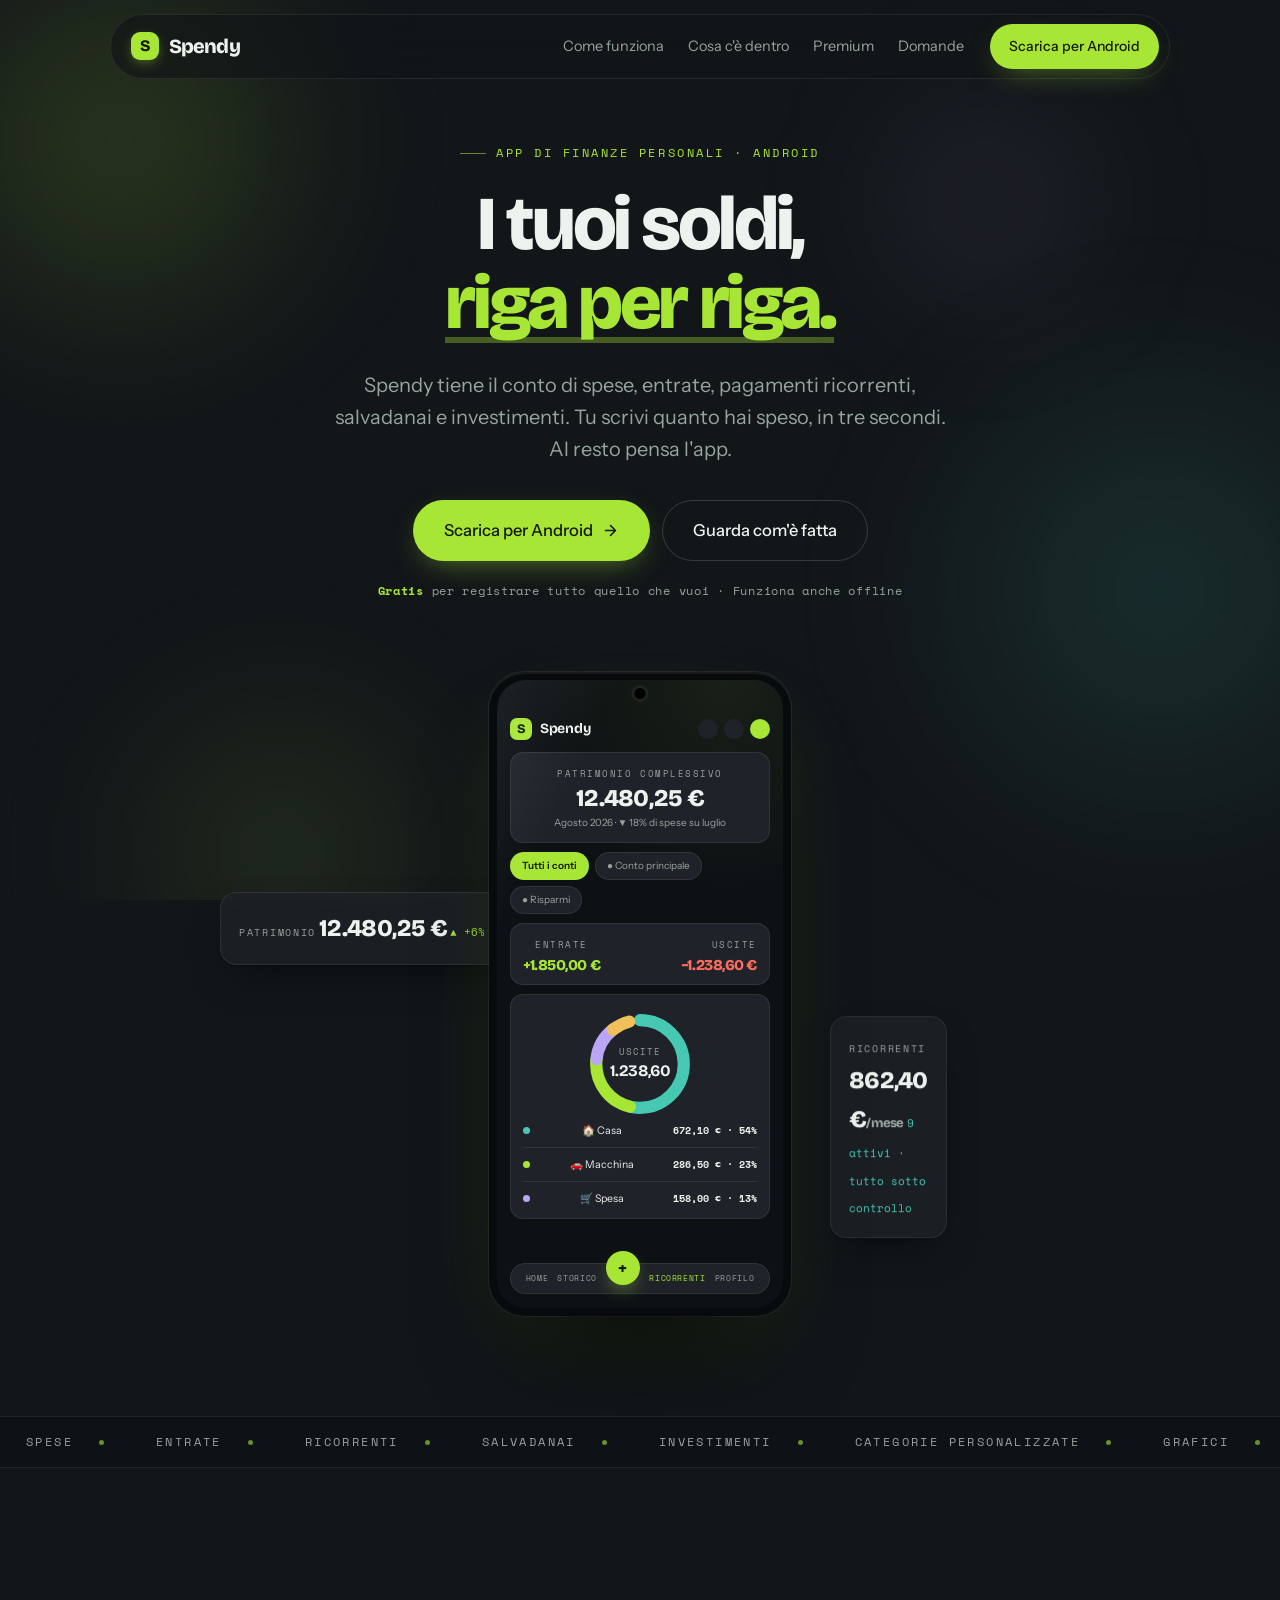
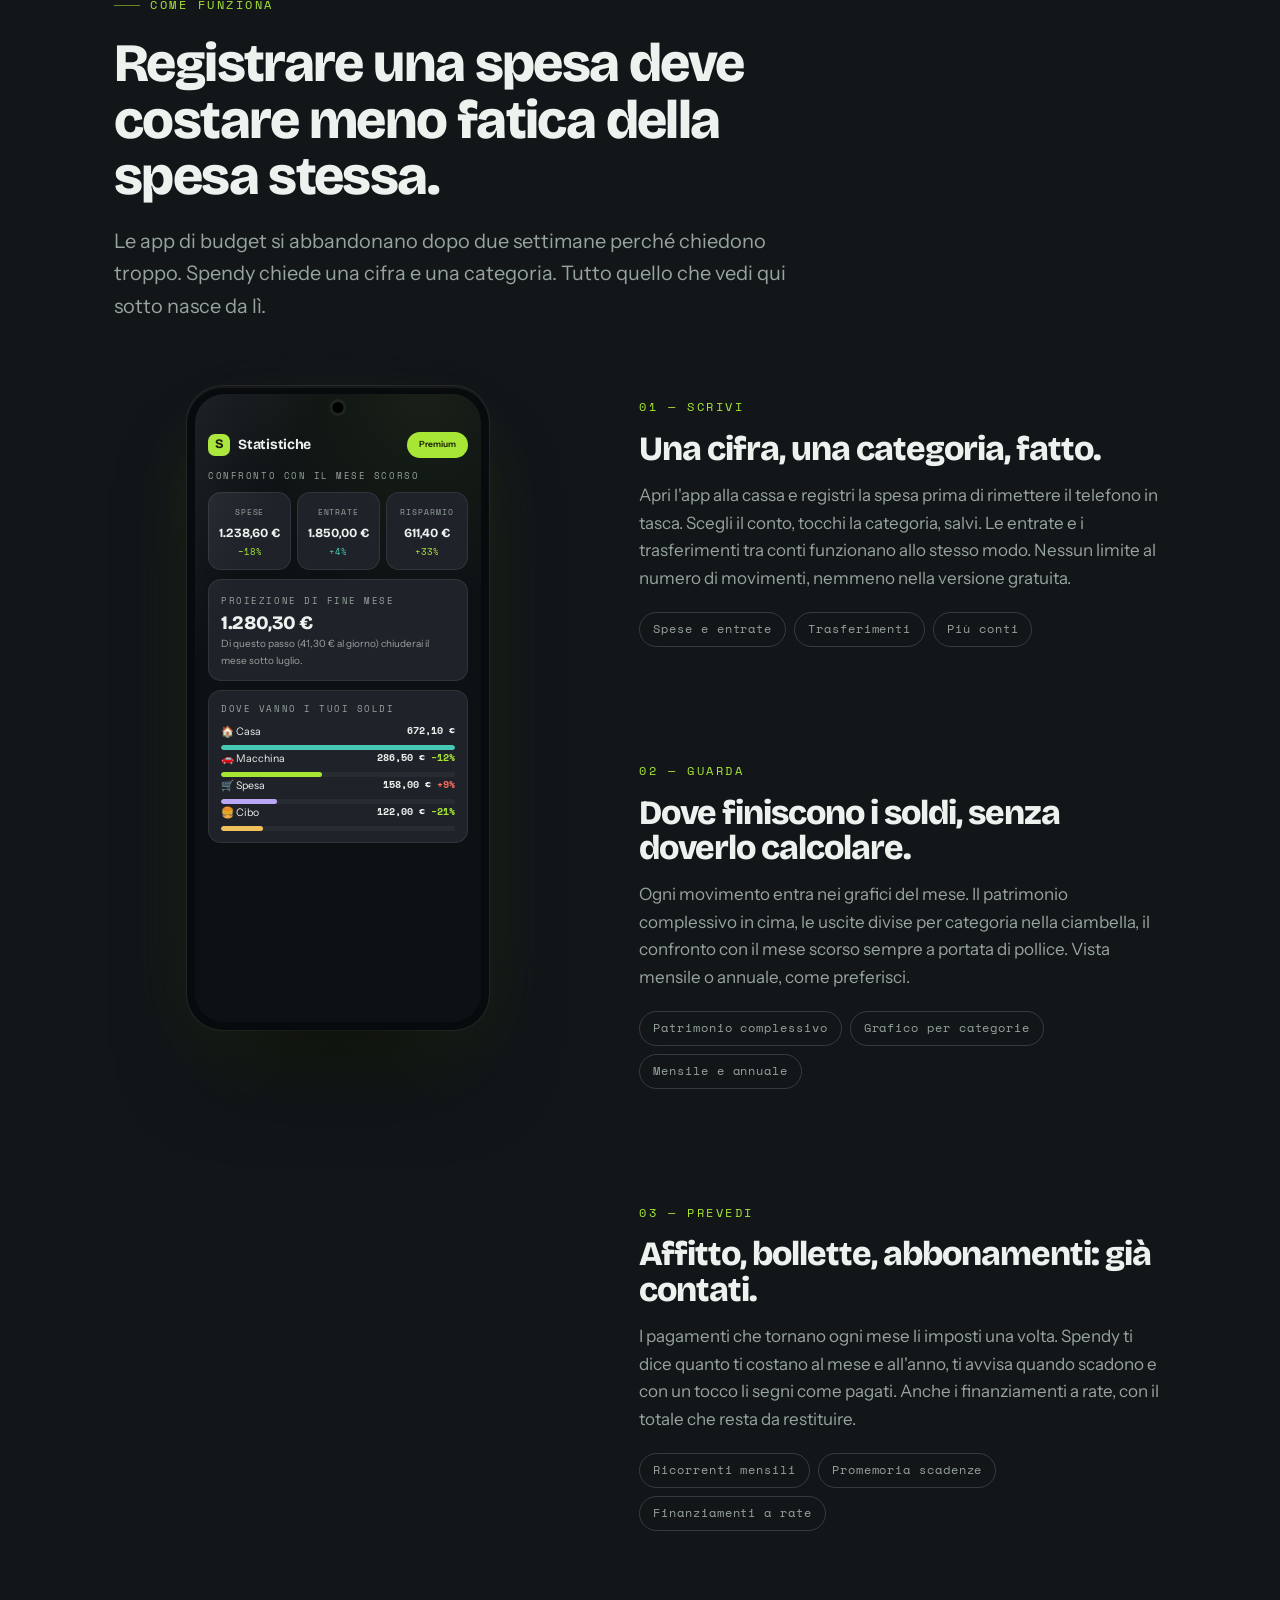
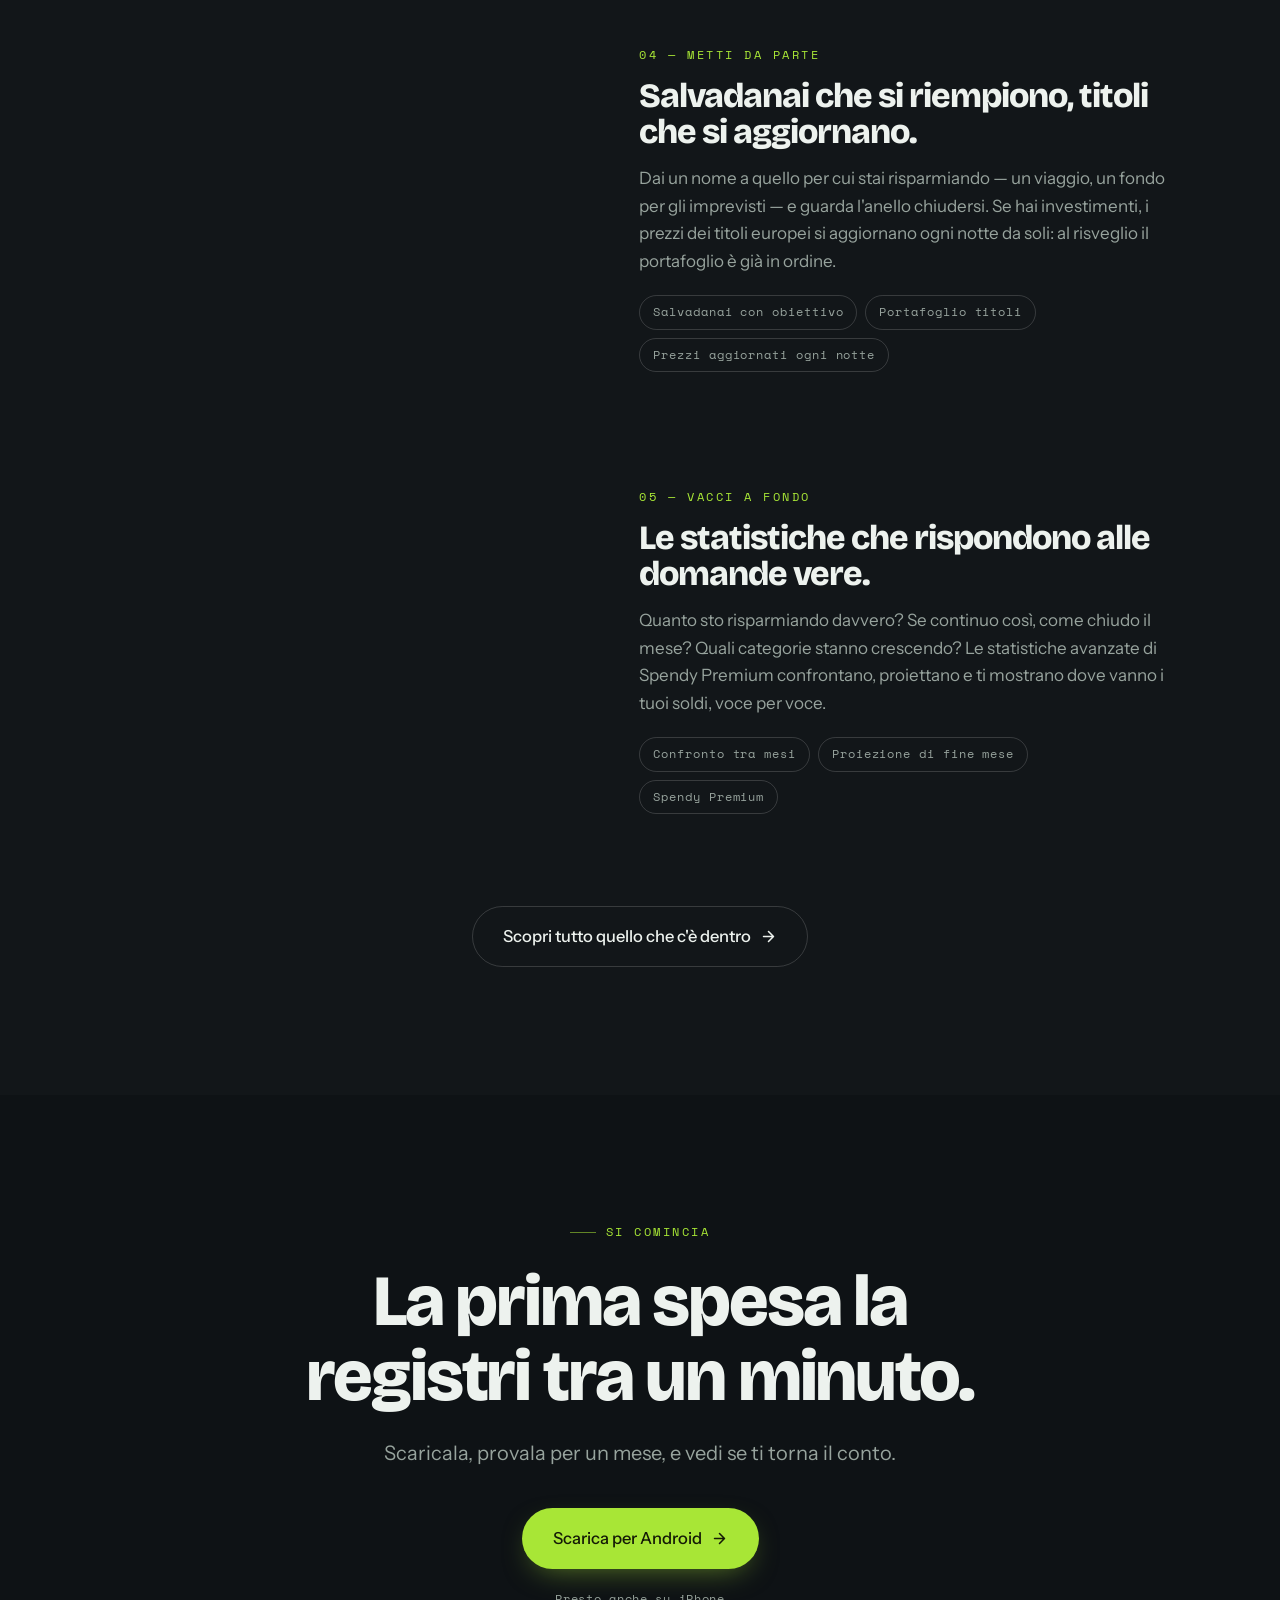
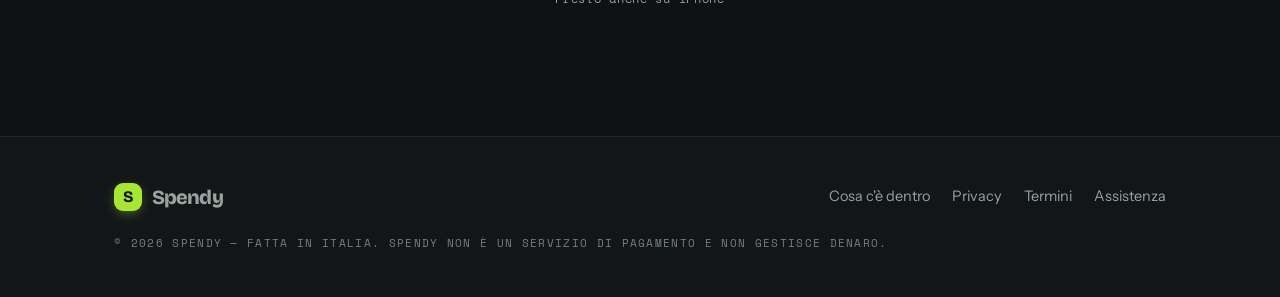
<file: index.html>
<!DOCTYPE html>
<html lang="it">
<head>
<meta charset="utf-8">
<meta name="viewport" content="width=device-width, initial-scale=1, viewport-fit=cover">
<title>Spendy — I tuoi soldi, riga per riga</title>
<meta name="description" content="Spendy è l'app Android che tiene il conto di spese, entrate, pagamenti ricorrenti, salvadanai e investimenti. Funziona anche offline.">
<meta name="theme-color" content="#121619">
<link rel="icon" href="assets/favicon.svg" type="image/svg+xml">
<link rel="apple-touch-icon" href="assets/favicon.svg">
<meta property="og:type" content="website">
<meta property="og:title" content="Spendy — I tuoi soldi, riga per riga">
<meta property="og:description" content="Spese, entrate, ricorrenti, salvadanai e investimenti in un'app sola. Per Android, anche offline.">
<meta property="og:image" content="assets/og-image.png">
<meta property="og:locale" content="it_IT">
<meta name="twitter:card" content="summary_large_image">
<link rel="preconnect" href="https://fonts.googleapis.com">
<link rel="preconnect" href="https://fonts.gstatic.com" crossorigin>
<link href="https://fonts.googleapis.com/css2?family=Bricolage+Grotesque:opsz,wght@12..96,400;12..96,600;12..96,800&family=Instrument+Sans:ital,wght@0,400;0,500;1,400&family=Space+Mono:wght@400;700&display=swap" rel="stylesheet">
<link rel="stylesheet" href="assets/stile.css">
</head>
<body id="top">
<div class="progress" id="progress"></div>

<!-- bolle di colore che vagano su tutto il sito -->
<div class="bubbles" aria-hidden="true">
  <div class="blob b1"></div>
  <div class="blob b2"></div>
  <div class="blob b3"></div>
  <div class="blob b4"></div>
</div>

<!-- ===================== NAVIGAZIONE ===================== -->
<nav class="nav" id="nav">
  <div class="nav-in">
    <a class="logo" href="index.html"><span class="logo-mark">S</span>Spendy</a>
    <div class="nav-links">
      <a href="#come-funziona">Come funziona</a>
      <a href="funzioni.html">Cosa c'è dentro</a>
      <a href="funzioni.html#premium">Premium</a>
      <a href="funzioni.html#domande">Domande</a>
    </div>
    <a class="btn btn-primary" href="#" data-link="android">Scarica per Android</a>
    <button class="burger" id="burger" aria-label="Apri il menu" aria-expanded="false"><i></i></button>
  </div>
  <div class="nav-panel">
    <a href="#come-funziona">Come funziona</a>
    <a href="funzioni.html">Cosa c'è dentro</a>
    <a href="funzioni.html#premium">Premium</a>
    <a href="funzioni.html#domande">Domande</a>
  </div>
</nav>

<!-- ===================== COPERTINA ===================== -->
<header class="hero">
  <div class="orb" id="orb" aria-hidden="true"></div>

  <div class="wrap hero-copy">
    <p class="eyebrow" style="justify-content:center">App di finanze personali · Android</p>
    <h1>
      <span class="ln"><span>I tuoi soldi,</span></span>
      <span class="ln"><span><em>riga per riga.</em></span></span>
    </h1>
    <p class="lede">Spendy tiene il conto di spese, entrate, pagamenti ricorrenti, salvadanai e investimenti. Tu scrivi quanto hai speso, in tre secondi. Al resto pensa l'app.</p>
    <div class="hero-cta">
      <a class="btn btn-primary btn-lg magnetic" href="#" data-link="android">Scarica per Android <svg class="arw" aria-hidden="true" width="17" height="17" viewBox="0 0 24 24" fill="none" stroke="currentColor" stroke-width="2.2" stroke-linecap="round" stroke-linejoin="round"><path d="M5 12h13M12 5l7 7-7 7"/></svg></a>
      <a class="btn btn-ghost btn-lg" href="#come-funziona">Guarda com'è fatta</a>
    </div>
    <p class="hero-note"><b>Gratis</b> per registrare tutto quello che vuoi · Funziona anche offline</p>
  </div>

  <div class="stage" id="stage">
    <button class="gyro-btn" id="gyroBtn" hidden>✦ Tocca per far muovere il telefono con il tuo</button>
    <div class="phone3d" id="phone3d">
      <div class="float-card fc-left" data-px="-14" aria-hidden="true">
        <span class="fc-label">Patrimonio</span>
        <span class="fc-val">12.480,25 €</span>
        <span class="fc-sub">▲ +6% sul mese scorso</span>
      </div>
      <div class="float-card fc-right" data-px="20" aria-hidden="true">
        <span class="fc-label">Ricorrenti</span>
        <span class="fc-val">862,40 €<span style="font-size:13px;color:var(--soft)">/mese</span></span>
        <span class="fc-sub">9 attivi · tutto sotto controllo</span>
      </div>

      <div class="phone" aria-hidden="true">
        <div class="screen">
          <div class="ui">
            <div class="ui-bar"><span class="ui-logo">S</span><strong>Spendy</strong><span class="ui-ico"><i></i><i></i><i class="on"></i></span></div>
            <div class="ui-card">
              <span class="ui-label">Patrimonio complessivo</span>
              <div class="ui-big">12.480,25 €</div>
              <p class="ui-sub">Agosto 2026 · ▼ 18% di spese su luglio</p>
            </div>
            <div class="chiprow"><span class="chip on">Tutti i conti</span><span class="chip">● Conto principale</span><span class="chip">● Risparmi</span></div>
            <div class="ui-card" style="display:flex;gap:10px;justify-content:space-between">
              <div><span class="ui-label">Entrate</span><div class="ui-big" style="font-size:15px"><span class="pos">+1.850,00 €</span></div></div>
              <div style="text-align:right"><span class="ui-label">Uscite</span><div class="ui-big" style="font-size:15px"><span class="neg">−1.238,60 €</span></div></div>
            </div>
            <div class="ui-card">
              <div class="donut">
                <svg viewBox="0 0 110 110" width="112" height="112">
                  <circle cx="55" cy="55" r="43" stroke="#262C31" stroke-dasharray="270 999"></circle>
                  <circle class="arc-hero" cx="55" cy="55" r="43" stroke="#46C8B2" data-dash="145"></circle>
                  <circle class="arc-hero" cx="55" cy="55" r="43" stroke="#A8E636" data-dash="62" data-offset="-145"></circle>
                  <circle class="arc-hero" cx="55" cy="55" r="43" stroke="#B9A6F5" data-dash="34" data-offset="-207"></circle>
                  <circle class="arc-hero" cx="55" cy="55" r="43" stroke="#F0C05A" data-dash="18" data-offset="-241"></circle>
                </svg>
                <div class="donut-mid">Uscite<b>1.238,60</b></div>
              </div>
              <div class="ui-row"><i class="dot" style="background:#46C8B2"></i><span class="nm">🏠 Casa</span><span class="vl">672,10 € · 54%</span></div>
              <div class="ui-row"><i class="dot" style="background:#A8E636"></i><span class="nm">🚗 Macchina</span><span class="vl">286,50 € · 23%</span></div>
              <div class="ui-row"><i class="dot" style="background:#B9A6F5"></i><span class="nm">🛒 Spesa</span><span class="vl">158,00 € · 13%</span></div>
            </div>
            <div class="ui-tabbar"><span>Home</span><span>Storico</span><span class="ui-fab">+</span><b>Ricorrenti</b><span>Profilo</span></div>
          </div>
        </div>
      </div>
    </div>
  </div>
</header>

<!-- ===================== STRISCIA ===================== -->
<div class="strip" aria-hidden="true">
  <div class="marquee">
    <span>Spese</span><span>Entrate</span><span>Ricorrenti</span><span>Salvadanai</span><span>Investimenti</span><span>Categorie personalizzate</span><span>Grafici</span><span>Rapporto PDF</span><span>Sincronizzazione</span><span>Offline</span>
    <span>Spese</span><span>Entrate</span><span>Ricorrenti</span><span>Salvadanai</span><span>Investimenti</span><span>Categorie personalizzate</span><span>Grafici</span><span>Rapporto PDF</span><span>Sincronizzazione</span><span>Offline</span>
  </div>
</div>

<!-- ===================== COME FUNZIONA ===================== -->
<section class="sec" id="come-funziona">
  <div class="wrap">
    <div class="sec-head rv">
      <p class="eyebrow">Come funziona</p>
      <h2>Registrare una spesa deve costare meno fatica della spesa stessa.</h2>
      <p class="lede">Le app di budget si abbandonano dopo due settimane perché chiedono troppo. Spendy chiede una cifra e una categoria. Tutto quello che vedi qui sotto nasce da lì.</p>
    </div>

    <div class="feat">
      <div class="phone-col">
        <button class="ph-arrow prev dis" id="phPrev" aria-label="Schermata precedente"><svg aria-hidden="true" viewBox="0 0 24 24" fill="none" stroke="currentColor" stroke-width="2.4" stroke-linecap="round" stroke-linejoin="round"><path d="M15 5l-7 7 7 7"/></svg></button>
        <button class="ph-arrow next" id="phNext" aria-label="Schermata successiva"><svg aria-hidden="true" viewBox="0 0 24 24" fill="none" stroke="currentColor" stroke-width="2.4" stroke-linecap="round" stroke-linejoin="round"><path d="M9 5l7 7-7 7"/></svg></button>
        <div class="phone" id="featPhone" aria-hidden="true">
          <div class="screen">

            <!-- 0 · tastierino -->
            <div class="shot on-shot" data-shot="0">
              <div class="ui">
                <div class="chiprow"><span class="chip on">Spesa</span><span class="chip">Entrata</span><span class="chip">Trasferimento</span></div>
                <div class="ui-card amount-card">
                  <span class="ui-label">Nuova spesa</span>
                  <div class="amount">€ <span id="typed">0,00</span></div>
                </div>
                <div class="pad"><span>1</span><span>2</span><span>3</span><span>4</span><span>5</span><span>6</span><span>7</span><span>8</span><span>9</span><span>,</span><span>0</span><span>⌫</span></div>
                <span class="ui-label" style="margin-top:2px">Conto</span>
                <div class="chiprow"><span class="chip on">● Conto principale</span><span class="chip">● Risparmi</span></div>
                <span class="ui-label" style="margin-top:2px">Categoria</span>
                <div class="chiprow"><span class="chip on">🍔 Cibo</span><span class="chip">🚌 Trasporti</span><span class="chip">🎉 Svago</span></div>
                <div class="ui-cta">Salva spesa</div>
              </div>
            </div>

            <!-- 1 · panoramica -->
            <div class="shot" data-shot="1">
              <div class="ui">
                <div class="ui-bar"><span class="ui-logo">S</span><strong>Spendy</strong></div>
                <div class="ui-card">
                  <span class="ui-label">Patrimonio complessivo</span>
                  <div class="ui-big">12.480,25 €</div>
                  <p class="ui-sub">Agosto 2026 · ▼ 18% di spese su luglio</p>
                </div>
                <div class="chiprow"><span class="chip on">Mensile</span><span class="chip">Annuale</span></div>
                <div class="ui-card">
                  <div class="donut">
                    <svg viewBox="0 0 110 110" width="112" height="112">
                      <circle cx="55" cy="55" r="43" stroke="#262C31" stroke-dasharray="270 999"></circle>
                      <circle class="arc" cx="55" cy="55" r="43" stroke="#46C8B2" data-dash="145"></circle>
                      <circle class="arc" cx="55" cy="55" r="43" stroke="#A8E636" data-dash="62" data-offset="-145"></circle>
                      <circle class="arc" cx="55" cy="55" r="43" stroke="#B9A6F5" data-dash="34" data-offset="-207"></circle>
                      <circle class="arc" cx="55" cy="55" r="43" stroke="#F0C05A" data-dash="18" data-offset="-241"></circle>
                    </svg>
                    <div class="donut-mid">Uscite<b>1.238,60</b></div>
                  </div>
                  <div class="ui-row"><i class="dot" style="background:#46C8B2"></i><span class="nm">🏠 Casa</span><span class="vl">672,10 € · 54%</span></div>
                  <div class="ui-row"><i class="dot" style="background:#A8E636"></i><span class="nm">🚗 Macchina</span><span class="vl">286,50 € · 23%</span></div>
                  <div class="ui-row"><i class="dot" style="background:#B9A6F5"></i><span class="nm">🛒 Spesa</span><span class="vl">158,00 € · 13%</span></div>
                  <div class="ui-row"><i class="dot" style="background:#F0C05A"></i><span class="nm">🍔 Cibo</span><span class="vl">122,00 € · 10%</span></div>
                </div>
              </div>
            </div>

            <!-- 2 · ricorrenti -->
            <div class="shot" data-shot="2">
              <div class="ui">
                <div class="ui-bar"><span class="ui-logo">S</span><strong>Ricorrenti</strong></div>
                <div class="ui-card">
                  <span class="ui-label">Spesa ricorrente stimata</span>
                  <div class="ui-big">862,40 € <small>/mese</small></div>
                  <p class="ui-sub">10.348,80 € l'anno · 9 attivi</p>
                </div>
                <div class="chiprow"><span class="chip on">Tutti</span><span class="chip">Attivi</span><span class="chip">In pausa</span></div>
                <div class="ui-card">
                  <div class="ui-row"><span class="nm">💡 Telefono — Wind</span><span class="vl">10,00 €</span></div>
                  <p class="ui-sub">Mensile · in scadenza oggi</p>
                  <div class="ui-cta" style="margin-top:9px;padding:8px;font-size:11px">Segna pagato</div>
                </div>
                <div class="ui-card">
                  <div class="ui-row"><span class="nm">🏠 Affitto</span><span class="vl">640,00 €</span></div>
                  <p class="ui-sub">Mensile · prossima 5 set</p>
                </div>
                <div class="ui-card">
                  <div class="ui-row"><span class="nm">📦 Cloud</span><span class="vl">2,99 €</span></div>
                  <p class="ui-sub">Mensile · prossima 18 ago</p>
                </div>
              </div>
            </div>

            <!-- 3 · salvadanai -->
            <div class="shot" data-shot="3">
              <div class="ui">
                <div class="ui-bar"><span class="ui-logo">S</span><strong>Salvadanai</strong></div>
                <div class="rings">
                  <div class="ring-card">
                    <div class="ring">
                      <svg viewBox="0 0 64 64" width="64" height="64">
                        <circle class="track" cx="32" cy="32" r="26"></circle>
                        <circle class="val" cx="32" cy="32" r="26" data-p="64"></circle>
                      </svg><b>64%</b>
                    </div>
                    <div class="nm">✈️ Giappone</div>
                    <p class="ui-sub">2.240 / 3.500 €</p>
                  </div>
                  <div class="ring-card">
                    <div class="ring">
                      <svg viewBox="0 0 64 64" width="64" height="64">
                        <circle class="track" cx="32" cy="32" r="26"></circle>
                        <circle class="val" cx="32" cy="32" r="26" data-p="87"></circle>
                      </svg><b>87%</b>
                    </div>
                    <div class="nm">🛟 Emergenze</div>
                    <p class="ui-sub">2.610 / 3.000 €</p>
                  </div>
                </div>
                <div class="ui-card">
                  <span class="ui-label">Investimenti</span>
                  <div class="ui-row" style="margin-top:7px"><span class="nm">Portafoglio titoli</span><span class="vl pos">+ 3,4%</span></div>
                  <p class="ui-sub">24 strumenti europei · prezzi aggiornati stanotte</p>
                </div>
                <div class="ui-card" style="display:flex;gap:10px;justify-content:space-between">
                  <div><span class="ui-label">Media giornaliera</span><div class="ui-big" style="font-size:14px">41,30 €</div></div>
                  <div style="text-align:right"><span class="ui-label">Previsione mese</span><div class="ui-big" style="font-size:14px">1.280,30 €</div></div>
                </div>
              </div>
            </div>

            <!-- 4 · statistiche avanzate -->
            <div class="shot" data-shot="4">
              <div class="ui">
                <div class="ui-bar"><span class="ui-logo">S</span><strong>Statistiche</strong><span class="chip on" style="margin-left:auto;font-size:8.5px">Premium</span></div>
                <span class="ui-label">Confronto con il mese scorso</span>
                <div class="trio">
                  <div class="ui-card"><span class="ui-label">Spese</span><b>1.238,60 €</b><i class="pos">−18%</i></div>
                  <div class="ui-card"><span class="ui-label">Entrate</span><b>1.850,00 €</b><i class="tealc">+4%</i></div>
                  <div class="ui-card"><span class="ui-label">Risparmio</span><b>611,40 €</b><i class="pos">+33%</i></div>
                </div>
                <div class="ui-card">
                  <span class="ui-label">Proiezione di fine mese</span>
                  <div class="ui-big" style="font-size:19px">1.280,30 €</div>
                  <p class="ui-sub">Di questo passo (41,30 € al giorno) chiuderai il mese sotto luglio.</p>
                </div>
                <div class="ui-card">
                  <span class="ui-label" style="display:block;margin-bottom:7px">Dove vanno i tuoi soldi</span>
                  <div class="ui-row"><span class="nm">🏠 Casa</span><span class="vl">672,10 €</span></div>
                  <div class="spendbar"><i style="--w:100%;background:#46C8B2"></i></div>
                  <div class="ui-row"><span class="nm">🚗 Macchina</span><span class="vl">286,50 € <span class="pos">−12%</span></span></div>
                  <div class="spendbar"><i style="--w:43%;background:#A8E636"></i></div>
                  <div class="ui-row"><span class="nm">🛒 Spesa</span><span class="vl">158,00 € <span class="neg">+9%</span></span></div>
                  <div class="spendbar"><i style="--w:24%;background:#B9A6F5"></i></div>
                  <div class="ui-row"><span class="nm">🍔 Cibo</span><span class="vl">122,00 € <span class="pos">−21%</span></span></div>
                  <div class="spendbar"><i style="--w:18%;background:#F0C05A"></i></div>
                </div>
              </div>
            </div>

          </div>
        </div>
        <p class="swipe-hint" aria-hidden="true">← Sfoglia le schede qui sotto →</p>
      </div>

      <div class="steps">
        <article class="step rv" data-step="0">
          <span class="num">01 — SCRIVI</span>
          <h3>Una cifra, una categoria, fatto.</h3>
          <p>Apri l'app alla cassa e registri la spesa prima di rimettere il telefono in tasca. Scegli il conto, tocchi la categoria, salvi. Le entrate e i trasferimenti tra conti funzionano allo stesso modo. Nessun limite al numero di movimenti, nemmeno nella versione gratuita.</p>
          <ul><li>Spese e entrate</li><li>Trasferimenti</li><li>Più conti</li></ul>
        </article>

        <article class="step rv" data-step="1">
          <span class="num">02 — GUARDA</span>
          <h3>Dove finiscono i soldi, senza doverlo calcolare.</h3>
          <p>Ogni movimento entra nei grafici del mese. Il patrimonio complessivo in cima, le uscite divise per categoria nella ciambella, il confronto con il mese scorso sempre a portata di pollice. Vista mensile o annuale, come preferisci.</p>
          <ul><li>Patrimonio complessivo</li><li>Grafico per categorie</li><li>Mensile e annuale</li></ul>
        </article>

        <article class="step rv" data-step="2">
          <span class="num">03 — PREVEDI</span>
          <h3>Affitto, bollette, abbonamenti: già contati.</h3>
          <p>I pagamenti che tornano ogni mese li imposti una volta. Spendy ti dice quanto ti costano al mese e all'anno, ti avvisa quando scadono e con un tocco li segni come pagati. Anche i finanziamenti a rate, con il totale che resta da restituire.</p>
          <ul><li>Ricorrenti mensili</li><li>Promemoria scadenze</li><li>Finanziamenti a rate</li></ul>
        </article>

        <article class="step rv" data-step="3">
          <span class="num">04 — METTI DA PARTE</span>
          <h3>Salvadanai che si riempiono, titoli che si aggiornano.</h3>
          <p>Dai un nome a quello per cui stai risparmiando — un viaggio, un fondo per gli imprevisti — e guarda l'anello chiudersi. Se hai investimenti, i prezzi dei titoli europei si aggiornano ogni notte da soli: al risveglio il portafoglio è già in ordine.</p>
          <ul><li>Salvadanai con obiettivo</li><li>Portafoglio titoli</li><li>Prezzi aggiornati ogni notte</li></ul>
        </article>

        <article class="step rv" data-step="4">
          <span class="num">05 — VACCI A FONDO</span>
          <h3>Le statistiche che rispondono alle domande vere.</h3>
          <p>Quanto sto risparmiando davvero? Se continuo così, come chiudo il mese? Quali categorie stanno crescendo? Le statistiche avanzate di Spendy Premium confrontano, proiettano e ti mostrano dove vanno i tuoi soldi, voce per voce.</p>
          <ul><li>Confronto tra mesi</li><li>Proiezione di fine mese</li><li>Spendy Premium</li></ul>
        </article>
      </div>
    </div>

    <div class="hero-cta rv" style="margin-top:clamp(48px,7vw,80px)">
      <a class="btn btn-ghost btn-lg" href="funzioni.html">Scopri tutto quello che c'è dentro <svg class="arw" aria-hidden="true" width="17" height="17" viewBox="0 0 24 24" fill="none" stroke="currentColor" stroke-width="2.2" stroke-linecap="round" stroke-linejoin="round"><path d="M5 12h13M12 5l7 7-7 7"/></svg></a>
    </div>
  </div>
</section>

<!-- ===================== CHIUSURA ===================== -->
<section class="sec deep close" id="scarica">
  <div class="wrap">
    <p class="eyebrow rv" style="justify-content:center">Si comincia</p>
    <h2 class="rv rv-d1">La prima spesa la registri tra un minuto.</h2>
    <p class="lede rv rv-d2">Scaricala, provala per un mese, e vedi se ti torna il conto.</p>
    <div class="hero-cta rv rv-d3">
      <a class="btn btn-primary btn-lg magnetic" href="#" data-link="android">Scarica per Android <svg class="arw" aria-hidden="true" width="17" height="17" viewBox="0 0 24 24" fill="none" stroke="currentColor" stroke-width="2.2" stroke-linecap="round" stroke-linejoin="round"><path d="M5 12h13M12 5l7 7-7 7"/></svg></a>
    </div>
    <p class="hero-note rv rv-d3">Presto anche su iPhone</p>
  </div>
</section>

<!-- ===================== PIÈ DI PAGINA ===================== -->
<footer>
  <div class="wrap foot-in">
    <a class="logo" href="index.html"><span class="logo-mark">S</span>Spendy</a>
    <div class="foot-links">
      <a href="funzioni.html">Cosa c'è dentro</a>
      <a href="privacy.html">Privacy</a>
      <a href="termini.html">Termini</a>
      <a href="mailto:INDIRIZZO@EMAIL.IT" data-link="email">Assistenza</a>
    </div>
    <p class="foot-note">© <span id="anno">2026</span> Spendy — Fatta in Italia. Spendy non è un servizio di pagamento e non gestisce denaro.</p>
  </div>
</footer>

<script src="assets/script.js"></script>
</body>
</html>
</file>
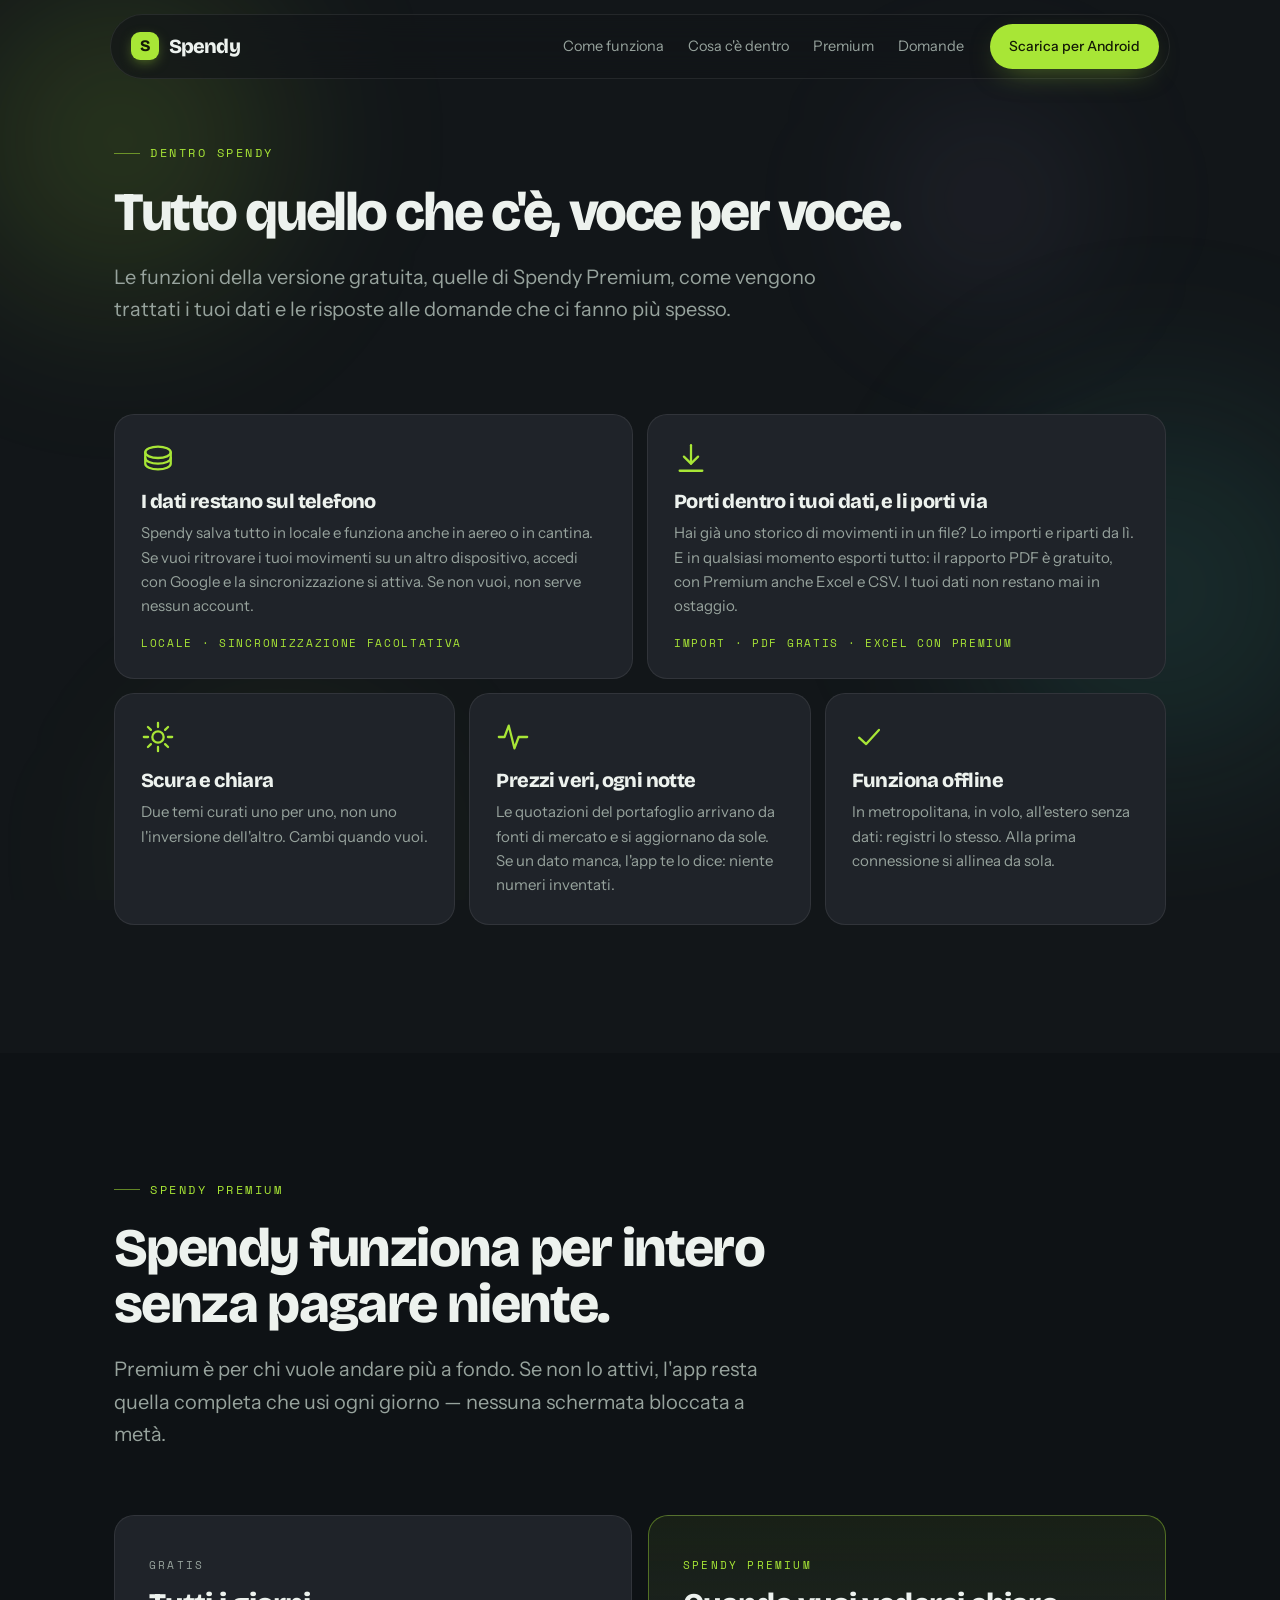
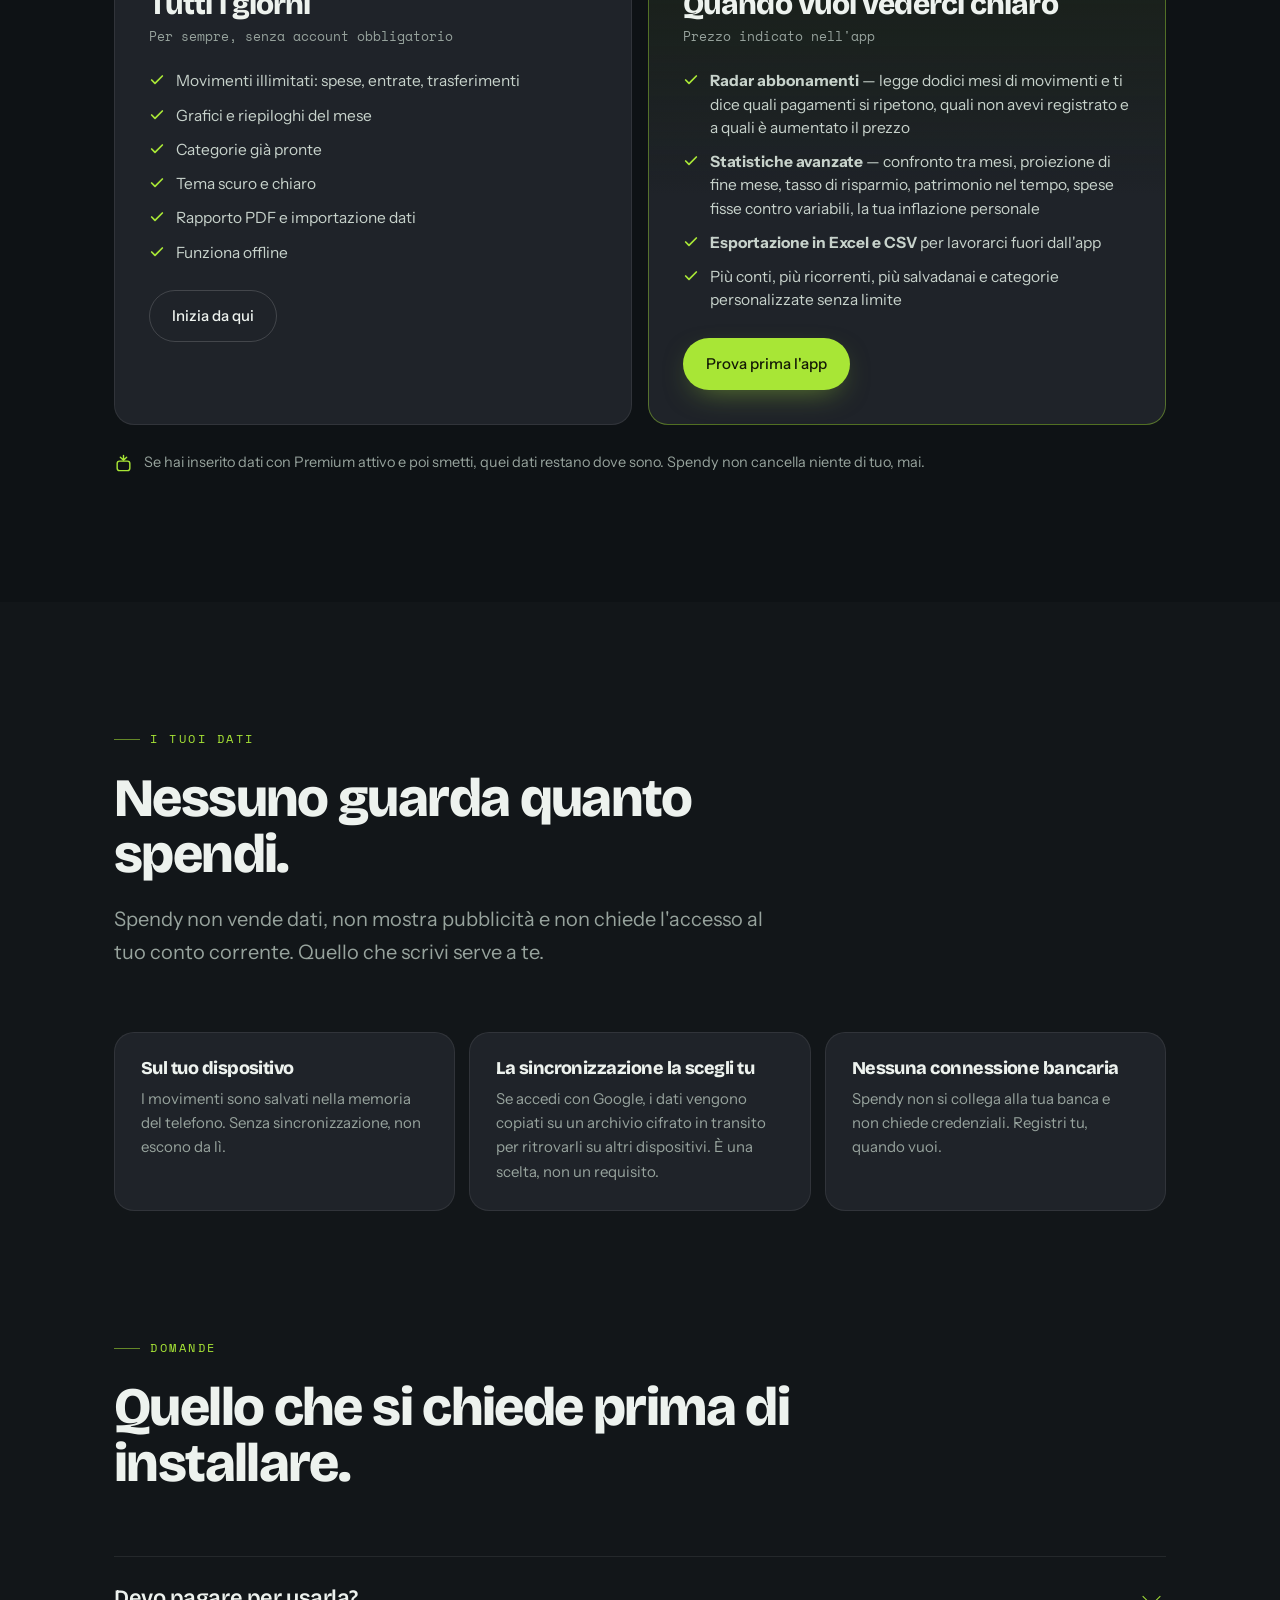
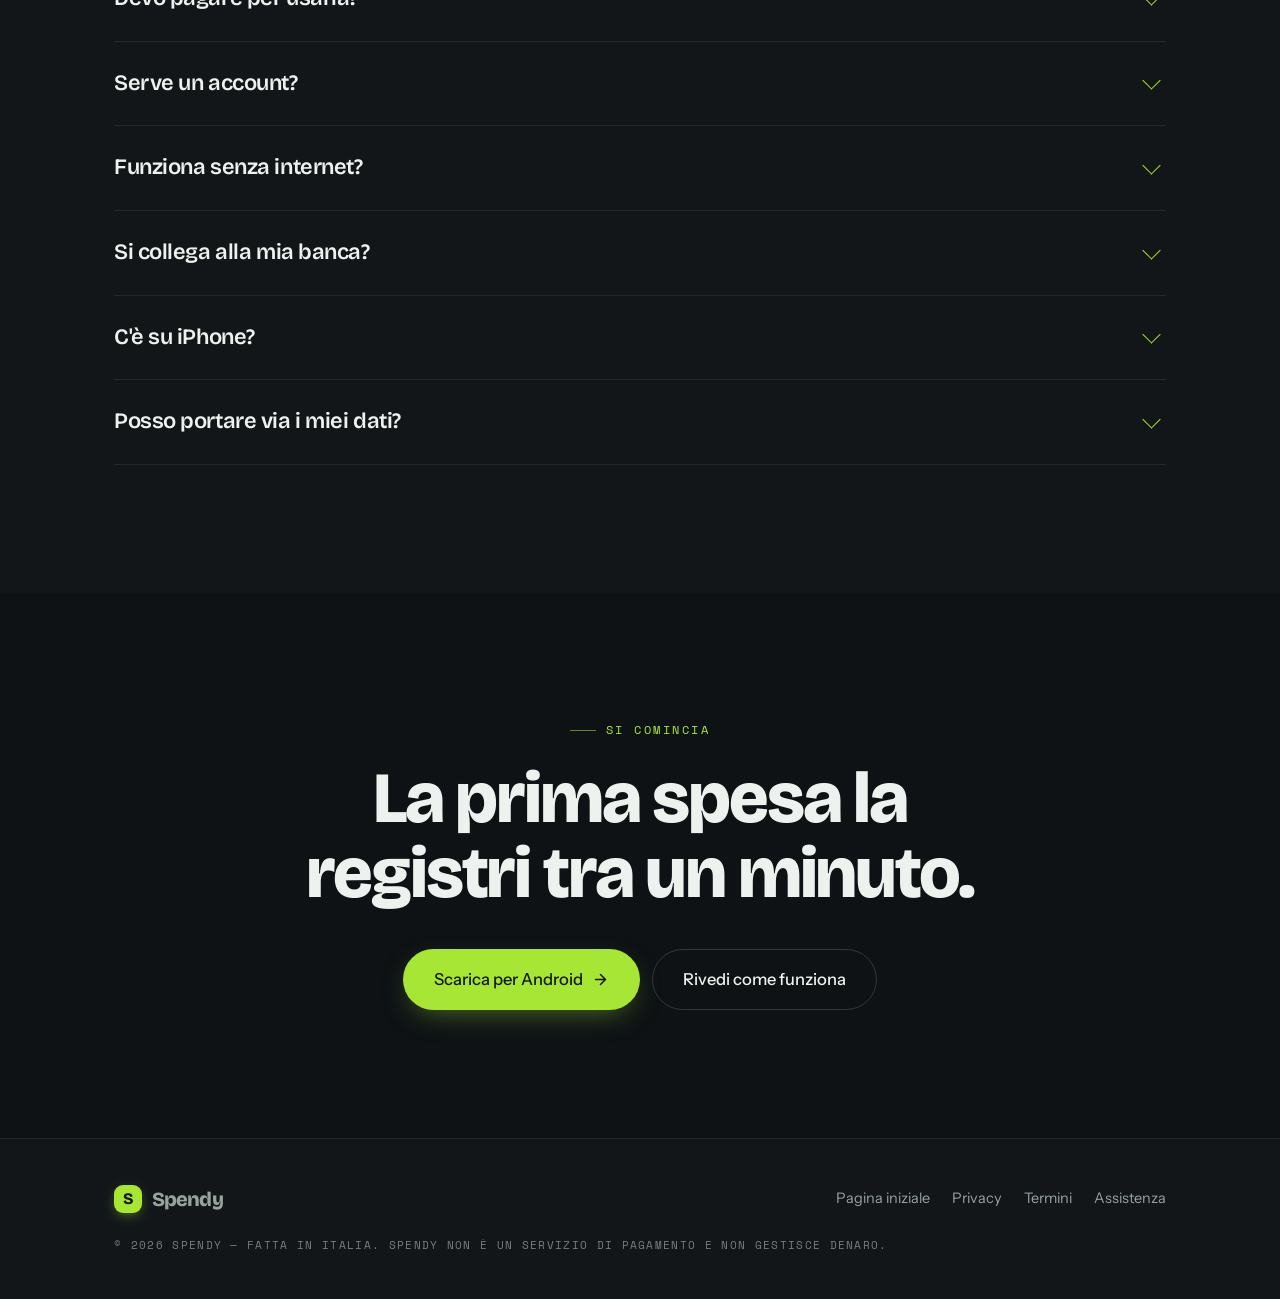
<file: funzioni.html>
<!DOCTYPE html>
<html lang="it">
<head>
<meta charset="utf-8">
<meta name="viewport" content="width=device-width, initial-scale=1, viewport-fit=cover">
<title>Cosa c'è dentro — Spendy</title>
<meta name="description" content="Tutte le funzioni di Spendy: dati sul telefono, sincronizzazione facoltativa, import ed export, Spendy Premium e le risposte alle domande più comuni.">
<meta name="theme-color" content="#121619">
<link rel="icon" href="assets/favicon.svg" type="image/svg+xml">
<link rel="apple-touch-icon" href="assets/favicon.svg">
<meta property="og:type" content="website">
<meta property="og:title" content="Cosa c'è dentro — Spendy">
<meta property="og:description" content="Tutte le funzioni di Spendy, la versione gratuita e Spendy Premium.">
<meta property="og:image" content="assets/og-image.png">
<meta property="og:locale" content="it_IT">
<meta name="twitter:card" content="summary_large_image">
<link rel="preconnect" href="https://fonts.googleapis.com">
<link rel="preconnect" href="https://fonts.gstatic.com" crossorigin>
<link href="https://fonts.googleapis.com/css2?family=Bricolage+Grotesque:opsz,wght@12..96,400;12..96,600;12..96,800&family=Instrument+Sans:ital,wght@0,400;0,500;1,400&family=Space+Mono:wght@400;700&display=swap" rel="stylesheet">
<link rel="stylesheet" href="assets/stile.css">
</head>
<body id="top">
<div class="progress" id="progress"></div>

<!-- bolle di colore che vagano su tutto il sito -->
<div class="bubbles" aria-hidden="true">
  <div class="blob b1"></div>
  <div class="blob b2"></div>
  <div class="blob b3"></div>
  <div class="blob b4"></div>
</div>

<!-- ===================== NAVIGAZIONE ===================== -->
<nav class="nav" id="nav">
  <div class="nav-in">
    <a class="logo" href="index.html"><span class="logo-mark">S</span>Spendy</a>
    <div class="nav-links">
      <a href="index.html#come-funziona">Come funziona</a>
      <a href="#dentro">Cosa c'è dentro</a>
      <a href="#premium">Premium</a>
      <a href="#domande">Domande</a>
    </div>
    <a class="btn btn-primary" href="#" data-link="android">Scarica per Android</a>
    <button class="burger" id="burger" aria-label="Apri il menu" aria-expanded="false"><i></i></button>
  </div>
  <div class="nav-panel">
    <a href="index.html#come-funziona">Come funziona</a>
    <a href="#dentro">Cosa c'è dentro</a>
    <a href="#premium">Premium</a>
    <a href="#domande">Domande</a>
  </div>
</nav>

<!-- ===================== INTESTAZIONE ===================== -->
<header class="page-head">
  <div class="wrap">
    <p class="eyebrow">Dentro Spendy</p>
    <h1>Tutto quello che c'è, voce per voce.</h1>
    <p class="lede">Le funzioni della versione gratuita, quelle di Spendy Premium, come vengono trattati i tuoi dati e le risposte alle domande che ci fanno più spesso.</p>
  </div>
</header>

<!-- ===================== COSA C'È DENTRO ===================== -->
<section class="sec" id="dentro" style="padding-top:clamp(28px,4vw,44px)">
  <div class="wrap">
    <div class="bento">
      <div class="tile wide rv">
        <svg class="ico" aria-hidden="true" viewBox="0 0 24 24" fill="none" stroke="currentColor" stroke-width="1.6" stroke-linecap="round" stroke-linejoin="round"><path d="M3 8a9 4 0 1 0 18 0A9 4 0 1 0 3 8"/><path d="M3 8v8c0 2.2 4 4 9 4s9-1.8 9-4V8"/><path d="M3 12c0 2.2 4 4 9 4s9-1.8 9-4"/></svg>
        <h3>I dati restano sul telefono</h3>
        <p>Spendy salva tutto in locale e funziona anche in aereo o in cantina. Se vuoi ritrovare i tuoi movimenti su un altro dispositivo, accedi con Google e la sincronizzazione si attiva. Se non vuoi, non serve nessun account.</p>
        <span class="tile-note">Locale · Sincronizzazione facoltativa</span>
      </div>

      <div class="tile wide rv rv-d1">
        <svg class="ico" aria-hidden="true" viewBox="0 0 24 24" fill="none" stroke="currentColor" stroke-width="1.6" stroke-linecap="round" stroke-linejoin="round"><path d="M12 3v13"/><path d="m7 11 5 5 5-5"/><path d="M4 21h16"/></svg>
        <h3>Porti dentro i tuoi dati, e li porti via</h3>
        <p>Hai già uno storico di movimenti in un file? Lo importi e riparti da lì. E in qualsiasi momento esporti tutto: il rapporto PDF è gratuito, con Premium anche Excel e CSV. I tuoi dati non restano mai in ostaggio.</p>
        <span class="tile-note">Import · PDF gratis · Excel con Premium</span>
      </div>

      <div class="tile rv">
        <svg class="ico" aria-hidden="true" viewBox="0 0 24 24" fill="none" stroke="currentColor" stroke-width="1.6" stroke-linecap="round" stroke-linejoin="round"><circle cx="12" cy="12" r="4"/><path d="M12 2v3M12 19v3M2 12h3M19 12h3M4.9 4.9l2.1 2.1M17 17l2.1 2.1M19.1 4.9L17 7M7 17l-2.1 2.1"/></svg>
        <h3>Scura e chiara</h3>
        <p>Due temi curati uno per uno, non uno l'inversione dell'altro. Cambi quando vuoi.</p>
      </div>

      <div class="tile rv rv-d1">
        <svg class="ico" aria-hidden="true" viewBox="0 0 24 24" fill="none" stroke="currentColor" stroke-width="1.6" stroke-linecap="round" stroke-linejoin="round"><path d="M2 12h4l3-8 4 16 3-8h6"/></svg>
        <h3>Prezzi veri, ogni notte</h3>
        <p>Le quotazioni del portafoglio arrivano da fonti di mercato e si aggiornano da sole. Se un dato manca, l'app te lo dice: niente numeri inventati.</p>
      </div>

      <div class="tile rv rv-d2">
        <svg class="ico" aria-hidden="true" viewBox="0 0 24 24" fill="none" stroke="currentColor" stroke-width="1.6" stroke-linecap="round" stroke-linejoin="round"><path d="M5 12.5 10 17l9-10"/></svg>
        <h3>Funziona offline</h3>
        <p>In metropolitana, in volo, all'estero senza dati: registri lo stesso. Alla prima connessione si allinea da sola.</p>
      </div>
    </div>
  </div>
</section>

<!-- ===================== SPENDY PREMIUM ===================== -->
<section class="sec deep" id="premium">
  <div class="wrap">
    <div class="sec-head rv">
      <p class="eyebrow">Spendy Premium</p>
      <h2>Spendy funziona per intero senza pagare niente.</h2>
      <p class="lede">Premium è per chi vuole andare più a fondo. Se non lo attivi, l'app resta quella completa che usi ogni giorno — nessuna schermata bloccata a metà.</p>
    </div>

    <div class="plans">
      <div class="plan rv">
        <span class="plan-tag">Gratis</span>
        <h3>Tutti i giorni</h3>
        <p class="price">Per sempre, senza account obbligatorio</p>
        <ul>
          <li><svg aria-hidden="true" viewBox="0 0 24 24" fill="none" stroke="currentColor" stroke-width="2.6" stroke-linecap="round" stroke-linejoin="round"><path d="m4 12 5 5L20 6"/></svg>Movimenti illimitati: spese, entrate, trasferimenti</li>
          <li><svg aria-hidden="true" viewBox="0 0 24 24" fill="none" stroke="currentColor" stroke-width="2.6" stroke-linecap="round" stroke-linejoin="round"><path d="m4 12 5 5L20 6"/></svg>Grafici e riepiloghi del mese</li>
          <li><svg aria-hidden="true" viewBox="0 0 24 24" fill="none" stroke="currentColor" stroke-width="2.6" stroke-linecap="round" stroke-linejoin="round"><path d="m4 12 5 5L20 6"/></svg>Categorie già pronte</li>
          <li><svg aria-hidden="true" viewBox="0 0 24 24" fill="none" stroke="currentColor" stroke-width="2.6" stroke-linecap="round" stroke-linejoin="round"><path d="m4 12 5 5L20 6"/></svg>Tema scuro e chiaro</li>
          <li><svg aria-hidden="true" viewBox="0 0 24 24" fill="none" stroke="currentColor" stroke-width="2.6" stroke-linecap="round" stroke-linejoin="round"><path d="m4 12 5 5L20 6"/></svg>Rapporto PDF e importazione dati</li>
          <li><svg aria-hidden="true" viewBox="0 0 24 24" fill="none" stroke="currentColor" stroke-width="2.6" stroke-linecap="round" stroke-linejoin="round"><path d="m4 12 5 5L20 6"/></svg>Funziona offline</li>
        </ul>
        <a class="btn btn-ghost" href="#scarica">Inizia da qui</a>
      </div>

      <div class="plan pro rv rv-d1">
        <span class="plan-tag">Spendy Premium</span>
        <h3>Quando vuoi vederci chiaro</h3>
        <p class="price">Prezzo indicato nell'app</p>
        <ul>
          <li><svg aria-hidden="true" viewBox="0 0 24 24" fill="none" stroke="currentColor" stroke-width="2.6" stroke-linecap="round" stroke-linejoin="round"><path d="m4 12 5 5L20 6"/></svg><span><b>Radar abbonamenti</b> — legge dodici mesi di movimenti e ti dice quali pagamenti si ripetono, quali non avevi registrato e a quali è aumentato il prezzo</span></li>
          <li><svg aria-hidden="true" viewBox="0 0 24 24" fill="none" stroke="currentColor" stroke-width="2.6" stroke-linecap="round" stroke-linejoin="round"><path d="m4 12 5 5L20 6"/></svg><span><b>Statistiche avanzate</b> — confronto tra mesi, proiezione di fine mese, tasso di risparmio, patrimonio nel tempo, spese fisse contro variabili, la tua inflazione personale</span></li>
          <li><svg aria-hidden="true" viewBox="0 0 24 24" fill="none" stroke="currentColor" stroke-width="2.6" stroke-linecap="round" stroke-linejoin="round"><path d="m4 12 5 5L20 6"/></svg><span><b>Esportazione in Excel e CSV</b> per lavorarci fuori dall'app</span></li>
          <li><svg aria-hidden="true" viewBox="0 0 24 24" fill="none" stroke="currentColor" stroke-width="2.6" stroke-linecap="round" stroke-linejoin="round"><path d="m4 12 5 5L20 6"/></svg><span>Più conti, più ricorrenti, più salvadanai e categorie personalizzate senza limite</span></li>
        </ul>
        <a class="btn btn-primary" href="#scarica">Prova prima l'app</a>
      </div>
    </div>

    <p class="grandfather rv rv-d2">
      <svg aria-hidden="true" width="19" height="19" viewBox="0 0 24 24" fill="none" stroke="currentColor" stroke-width="1.8" stroke-linecap="round" stroke-linejoin="round"><path d="M12 2v6M8 4l4 4 4-4"/><rect x="4" y="9" width="16" height="12" rx="3"/></svg>
      Se hai inserito dati con Premium attivo e poi smetti, quei dati restano dove sono. Spendy non cancella niente di tuo, mai.
    </p>
  </div>
</section>

<!-- ===================== PRIVACY ===================== -->
<section class="sec" id="dati">
  <div class="wrap">
    <div class="sec-head rv">
      <p class="eyebrow">I tuoi dati</p>
      <h2>Nessuno guarda quanto spendi.</h2>
      <p class="lede">Spendy non vende dati, non mostra pubblicità e non chiede l'accesso al tuo conto corrente. Quello che scrivi serve a te.</p>
    </div>
    <div class="priv">
      <div class="priv-card rv">
        <h3>Sul tuo dispositivo</h3>
        <p>I movimenti sono salvati nella memoria del telefono. Senza sincronizzazione, non escono da lì.</p>
      </div>
      <div class="priv-card rv rv-d1">
        <h3>La sincronizzazione la scegli tu</h3>
        <p>Se accedi con Google, i dati vengono copiati su un archivio cifrato in transito per ritrovarli su altri dispositivi. È una scelta, non un requisito.</p>
      </div>
      <div class="priv-card rv rv-d2">
        <h3>Nessuna connessione bancaria</h3>
        <p>Spendy non si collega alla tua banca e non chiede credenziali. Registri tu, quando vuoi.</p>
      </div>
    </div>
  </div>
</section>

<!-- ===================== DOMANDE ===================== -->
<section class="sec" id="domande" style="padding-top:0">
  <div class="wrap">
    <div class="sec-head rv">
      <p class="eyebrow">Domande</p>
      <h2>Quello che si chiede prima di installare.</h2>
    </div>
    <div class="faq rv">
      <details>
        <summary>Devo pagare per usarla?</summary>
        <div class="ans">No. Registrare spese ed entrate, vedere i grafici, esportare il PDF e usare l'app offline è gratuito e senza scadenza. Spendy Premium aggiunge funzioni in più, facoltative.</div>
      </details>
      <details>
        <summary>Serve un account?</summary>
        <div class="ans">Solo se vuoi ritrovare i tuoi dati su più dispositivi. Altrimenti apri l'app e inizi a scrivere: nessuna registrazione, nessuna email.</div>
      </details>
      <details>
        <summary>Funziona senza internet?</summary>
        <div class="ans">Sì. Registri anche offline; alla prima connessione, se hai attivato la sincronizzazione, l'app si allinea da sola.</div>
      </details>
      <details>
        <summary>Si collega alla mia banca?</summary>
        <div class="ans">No. I movimenti li inserisci tu. È una scelta precisa: niente credenziali bancarie, niente permessi da concedere a terzi.</div>
      </details>
      <details>
        <summary>C'è su iPhone?</summary>
        <div class="ans">Per ora Spendy è disponibile per Android. La versione per iPhone è in programma: appena arriva lo scriviamo qui.</div>
      </details>
      <details>
        <summary>Posso portare via i miei dati?</summary>
        <div class="ans">Sempre. Il rapporto PDF è incluso nella versione gratuita, e con Spendy Premium esporti tutto in Excel o CSV.</div>
      </details>
    </div>
  </div>
</section>

<!-- ===================== CHIUSURA ===================== -->
<section class="sec deep close" id="scarica">
  <div class="wrap">
    <p class="eyebrow rv" style="justify-content:center">Si comincia</p>
    <h2 class="rv rv-d1">La prima spesa la registri tra un minuto.</h2>
    <div class="hero-cta rv rv-d2">
      <a class="btn btn-primary btn-lg magnetic" href="#" data-link="android">Scarica per Android <svg class="arw" aria-hidden="true" width="17" height="17" viewBox="0 0 24 24" fill="none" stroke="currentColor" stroke-width="2.2" stroke-linecap="round" stroke-linejoin="round"><path d="M5 12h13M12 5l7 7-7 7"/></svg></a>
      <a class="btn btn-ghost btn-lg" href="index.html#come-funziona">Rivedi come funziona</a>
    </div>
  </div>
</section>

<!-- ===================== PIÈ DI PAGINA ===================== -->
<footer>
  <div class="wrap foot-in">
    <a class="logo" href="index.html"><span class="logo-mark">S</span>Spendy</a>
    <div class="foot-links">
      <a href="index.html">Pagina iniziale</a>
      <a href="privacy.html">Privacy</a>
      <a href="termini.html">Termini</a>
      <a href="mailto:INDIRIZZO@EMAIL.IT" data-link="email">Assistenza</a>
    </div>
    <p class="foot-note">© <span id="anno">2026</span> Spendy — Fatta in Italia. Spendy non è un servizio di pagamento e non gestisce denaro.</p>
  </div>
</footer>

<script src="assets/script.js"></script>
</body>
</html>
</file>
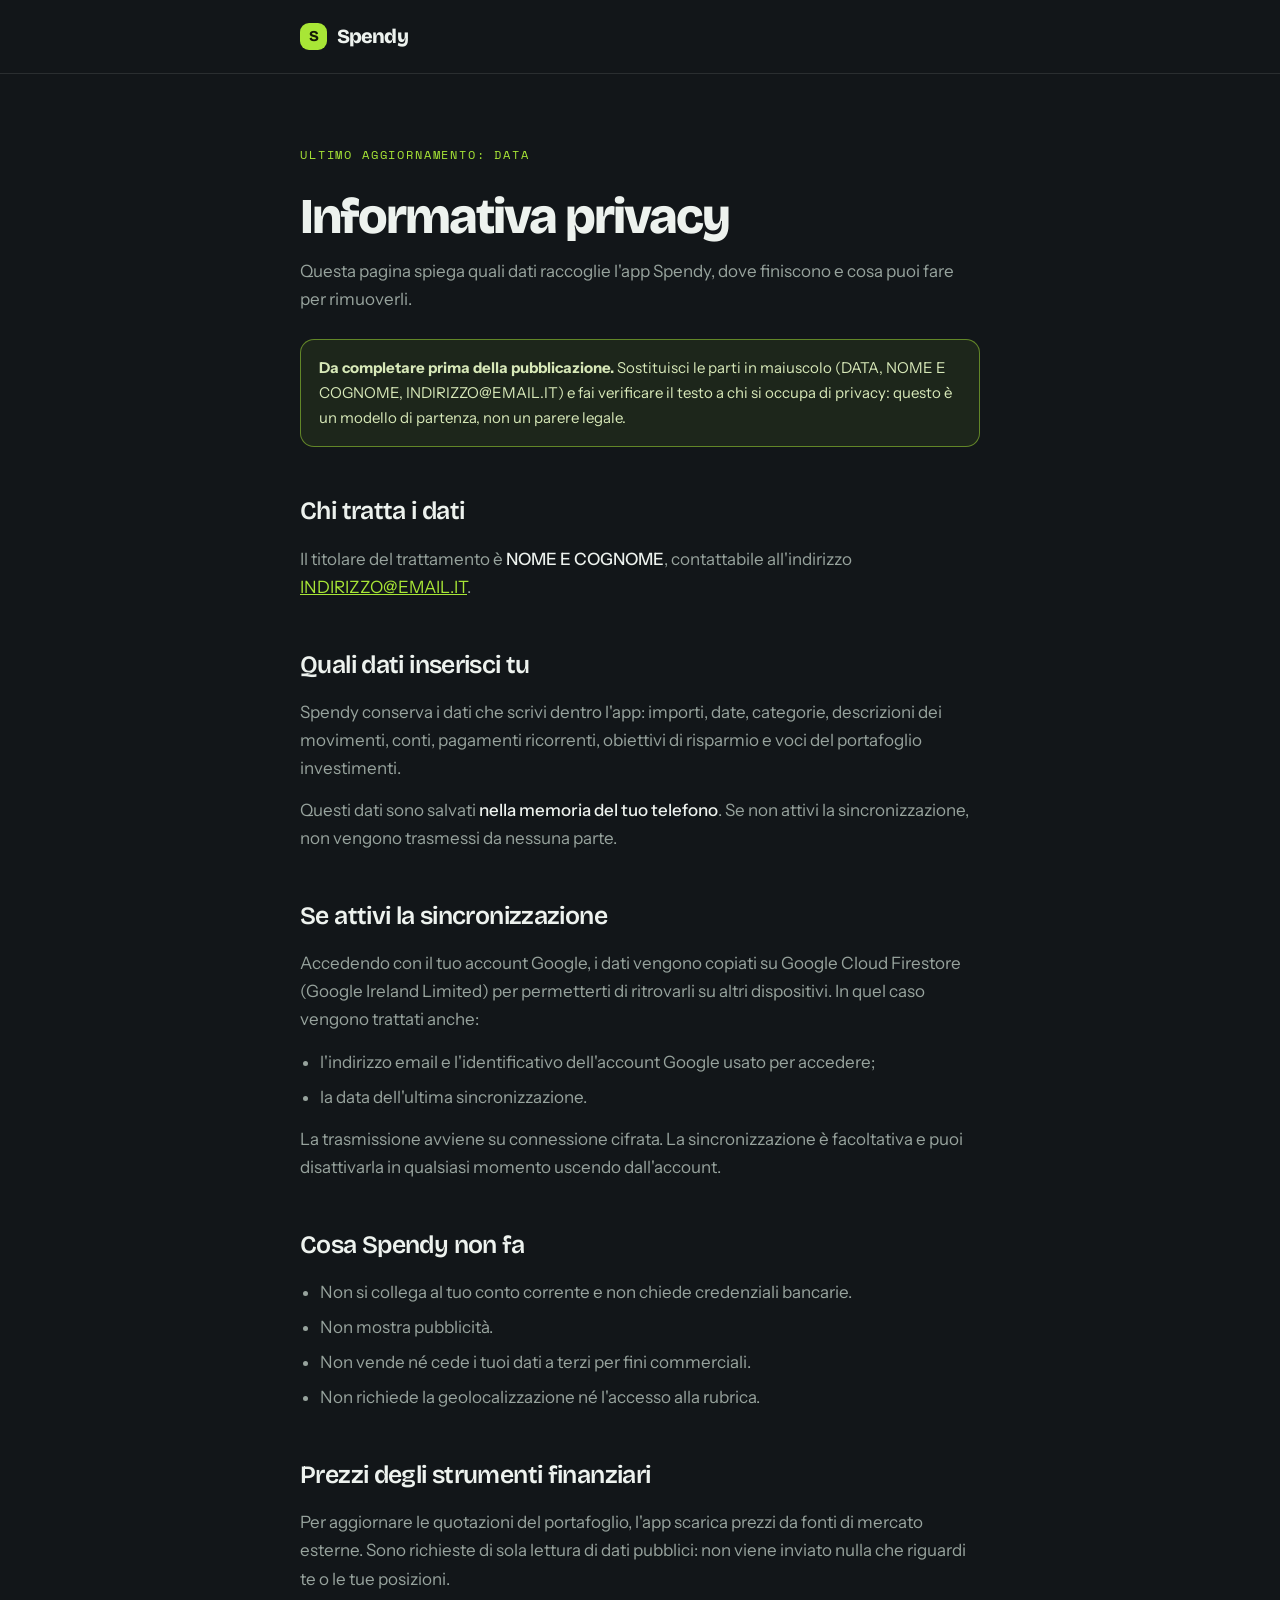
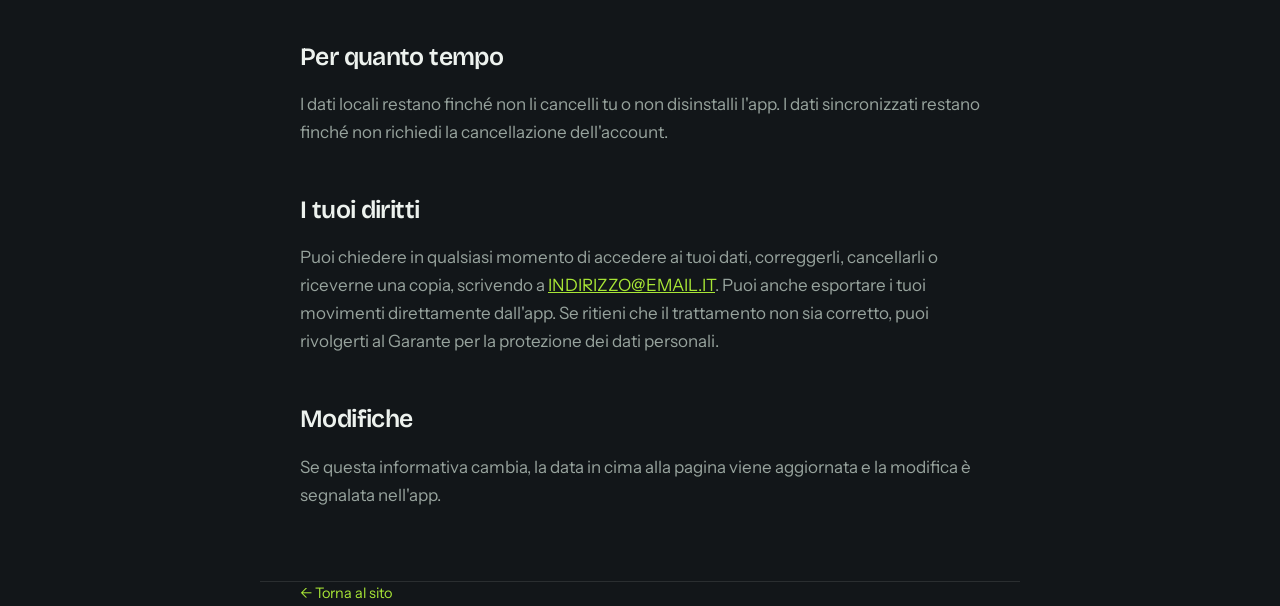
<file: privacy.html>
<!DOCTYPE html>
<html lang="it">
<head>
<meta charset="utf-8">
<meta name="viewport" content="width=device-width, initial-scale=1">
<title>Privacy — Spendy</title>
<meta name="description" content="Informativa sul trattamento dei dati personali dell'app Spendy.">
<link rel="icon" href="assets/favicon.svg" type="image/svg+xml">
<link rel="preconnect" href="https://fonts.googleapis.com">
<link rel="preconnect" href="https://fonts.gstatic.com" crossorigin>
<link href="https://fonts.googleapis.com/css2?family=Bricolage+Grotesque:opsz,wght@12..96,600;12..96,800&family=Instrument+Sans:wght@400;500&family=Space+Mono:wght@400&display=swap" rel="stylesheet">
<style>
:root{--paper:#121619;--ink:#EDF2EE;--ink-soft:#97A39D;--green:#A8E636;--line:rgba(255,255,255,.1);
 --display:"Bricolage Grotesque",Arial,sans-serif;--body:"Instrument Sans",Arial,sans-serif;--mono:"Space Mono",monospace}
*{box-sizing:border-box}
body{margin:0;background:var(--paper);color:var(--ink);font-family:var(--body);font-size:17px;line-height:1.65}
.wrap{width:min(760px,100%);margin-inline:auto;padding:0 clamp(20px,5vw,40px)}
header{border-bottom:1px solid var(--line);padding-block:20px;margin-bottom:clamp(40px,7vw,72px)}
.logo{display:inline-flex;align-items:center;gap:10px;font-family:var(--display);font-weight:800;font-size:20px;
 letter-spacing:-.045em;text-decoration:none;color:inherit}
.logo-mark{width:27px;height:27px;border-radius:9px;background:var(--green);display:grid;place-items:center;color:#141A06;font-size:15px}
h1{font-family:var(--display);font-weight:800;letter-spacing:-.04em;font-size:clamp(32px,5.5vw,50px);line-height:1.04;margin:0 0 14px}
h2{font-family:var(--display);font-weight:600;letter-spacing:-.025em;font-size:clamp(20px,2.6vw,25px);margin:44px 0 12px}
p,li{color:var(--ink-soft)}
p{margin:0 0 14px}
ul{margin:0 0 14px;padding-left:20px}
li{margin-bottom:7px}
strong{color:var(--ink);font-weight:500}
.meta{font-family:var(--mono);font-size:11.5px;letter-spacing:.16em;text-transform:uppercase;color:var(--green);margin-bottom:26px}
.todo{background:rgba(168,230,54,.08);border:1px solid rgba(168,230,54,.5);border-radius:14px;padding:16px 18px;margin:26px 0;font-size:15px;color:#D7E8B8}
.todo b{color:#D7E8B8}
a{color:var(--green)}
footer{border-top:1px solid var(--line);margin-top:72px;padding-block:32px;font-size:14.5px;color:var(--ink-soft)}
footer a{text-decoration:none}
</style>
</head>
<body>
<header><div class="wrap"><a class="logo" href="index.html"><span class="logo-mark">S</span>Spendy</a></div></header>
<main class="wrap">
  <p class="meta">Ultimo aggiornamento: DATA</p>
  <h1>Informativa privacy</h1>
  <p>Questa pagina spiega quali dati raccoglie l'app Spendy, dove finiscono e cosa puoi fare per rimuoverli.</p>

  <div class="todo">
    <b>Da completare prima della pubblicazione.</b> Sostituisci le parti in maiuscolo (DATA, NOME E COGNOME, INDIRIZZO@EMAIL.IT) e fai verificare il testo a chi si occupa di privacy: questo è un modello di partenza, non un parere legale.
  </div>

  <h2>Chi tratta i dati</h2>
  <p>Il titolare del trattamento è <strong>NOME E COGNOME</strong>, contattabile all'indirizzo <a href="mailto:INDIRIZZO@EMAIL.IT">INDIRIZZO@EMAIL.IT</a>.</p>

  <h2>Quali dati inserisci tu</h2>
  <p>Spendy conserva i dati che scrivi dentro l'app: importi, date, categorie, descrizioni dei movimenti, conti, pagamenti ricorrenti, obiettivi di risparmio e voci del portafoglio investimenti.</p>
  <p>Questi dati sono salvati <strong>nella memoria del tuo telefono</strong>. Se non attivi la sincronizzazione, non vengono trasmessi da nessuna parte.</p>

  <h2>Se attivi la sincronizzazione</h2>
  <p>Accedendo con il tuo account Google, i dati vengono copiati su Google Cloud Firestore (Google Ireland Limited) per permetterti di ritrovarli su altri dispositivi. In quel caso vengono trattati anche:</p>
  <ul>
    <li>l'indirizzo email e l'identificativo dell'account Google usato per accedere;</li>
    <li>la data dell'ultima sincronizzazione.</li>
  </ul>
  <p>La trasmissione avviene su connessione cifrata. La sincronizzazione è facoltativa e puoi disattivarla in qualsiasi momento uscendo dall'account.</p>

  <h2>Cosa Spendy non fa</h2>
  <ul>
    <li>Non si collega al tuo conto corrente e non chiede credenziali bancarie.</li>
    <li>Non mostra pubblicità.</li>
    <li>Non vende né cede i tuoi dati a terzi per fini commerciali.</li>
    <li>Non richiede la geolocalizzazione né l'accesso alla rubrica.</li>
  </ul>

  <h2>Prezzi degli strumenti finanziari</h2>
  <p>Per aggiornare le quotazioni del portafoglio, l'app scarica prezzi da fonti di mercato esterne. Sono richieste di sola lettura di dati pubblici: non viene inviato nulla che riguardi te o le tue posizioni.</p>

  <h2>Per quanto tempo</h2>
  <p>I dati locali restano finché non li cancelli tu o non disinstalli l'app. I dati sincronizzati restano finché non richiedi la cancellazione dell'account.</p>

  <h2>I tuoi diritti</h2>
  <p>Puoi chiedere in qualsiasi momento di accedere ai tuoi dati, correggerli, cancellarli o riceverne una copia, scrivendo a <a href="mailto:INDIRIZZO@EMAIL.IT">INDIRIZZO@EMAIL.IT</a>. Puoi anche esportare i tuoi movimenti direttamente dall'app. Se ritieni che il trattamento non sia corretto, puoi rivolgerti al Garante per la protezione dei dati personali.</p>

  <h2>Modifiche</h2>
  <p>Se questa informativa cambia, la data in cima alla pagina viene aggiornata e la modifica è segnalata nell'app.</p>
</main>
<footer class="wrap"><a href="index.html">← Torna al sito</a></footer>
</body>
</html>
</file>
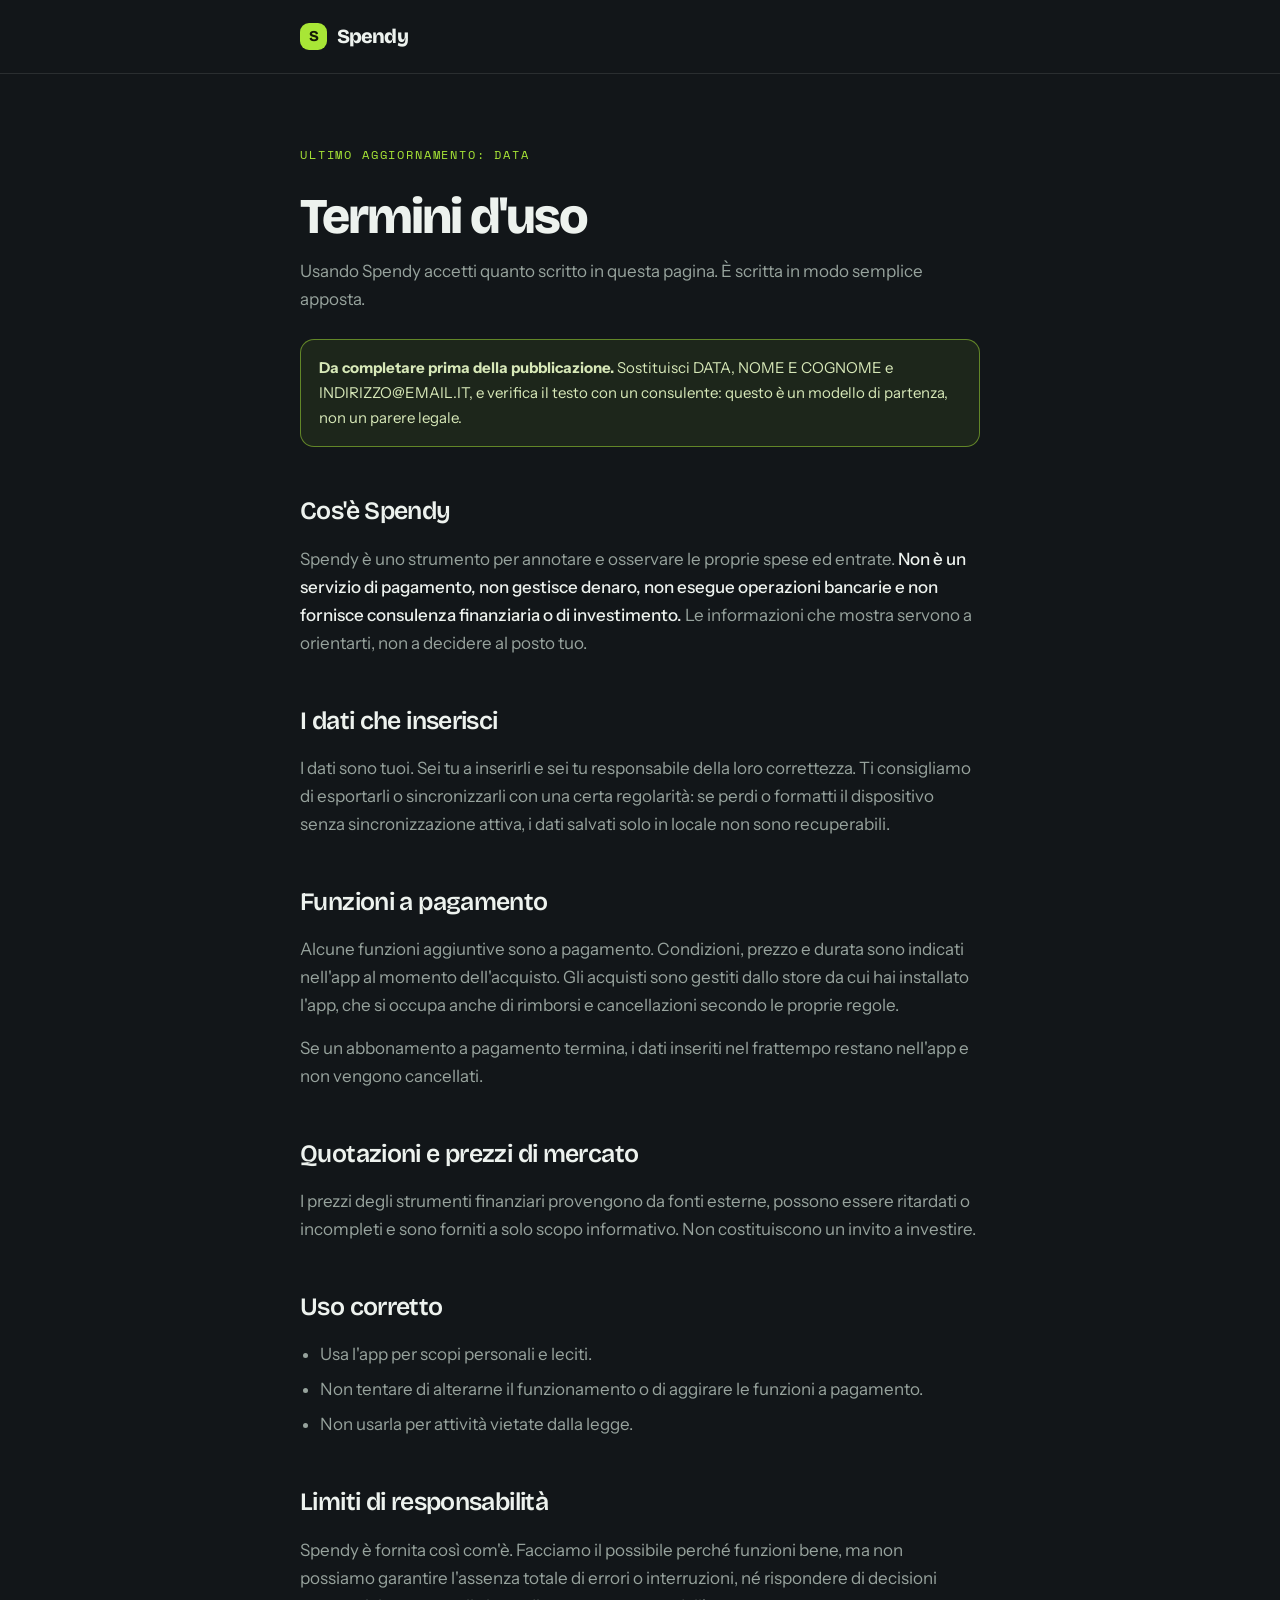
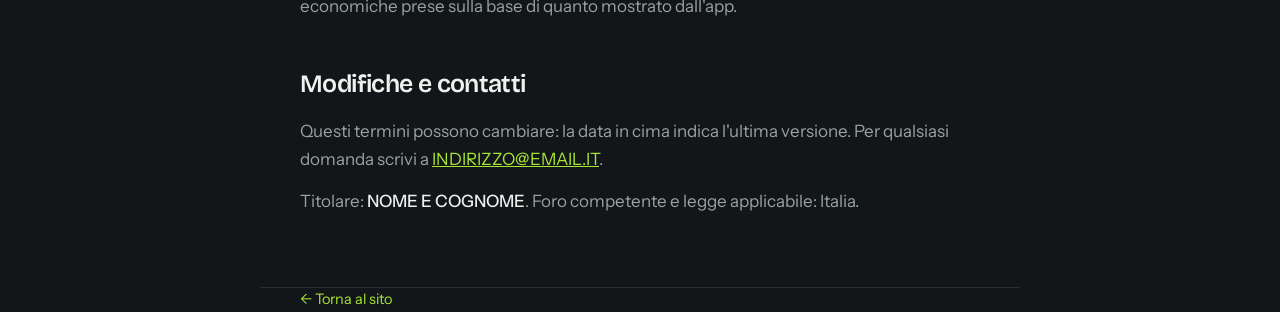
<file: termini.html>
<!DOCTYPE html>
<html lang="it">
<head>
<meta charset="utf-8">
<meta name="viewport" content="width=device-width, initial-scale=1">
<title>Termini d'uso — Spendy</title>
<meta name="description" content="Condizioni d'uso dell'app Spendy.">
<link rel="icon" href="assets/favicon.svg" type="image/svg+xml">
<link rel="preconnect" href="https://fonts.googleapis.com">
<link rel="preconnect" href="https://fonts.gstatic.com" crossorigin>
<link href="https://fonts.googleapis.com/css2?family=Bricolage+Grotesque:opsz,wght@12..96,600;12..96,800&family=Instrument+Sans:wght@400;500&family=Space+Mono:wght@400&display=swap" rel="stylesheet">
<style>
:root{--paper:#121619;--ink:#EDF2EE;--ink-soft:#97A39D;--green:#A8E636;--line:rgba(255,255,255,.1);
 --display:"Bricolage Grotesque",Arial,sans-serif;--body:"Instrument Sans",Arial,sans-serif;--mono:"Space Mono",monospace}
*{box-sizing:border-box}
body{margin:0;background:var(--paper);color:var(--ink);font-family:var(--body);font-size:17px;line-height:1.65}
.wrap{width:min(760px,100%);margin-inline:auto;padding:0 clamp(20px,5vw,40px)}
header{border-bottom:1px solid var(--line);padding-block:20px;margin-bottom:clamp(40px,7vw,72px)}
.logo{display:inline-flex;align-items:center;gap:10px;font-family:var(--display);font-weight:800;font-size:20px;
 letter-spacing:-.045em;text-decoration:none;color:inherit}
.logo-mark{width:27px;height:27px;border-radius:9px;background:var(--green);display:grid;place-items:center;color:#141A06;font-size:15px}
h1{font-family:var(--display);font-weight:800;letter-spacing:-.04em;font-size:clamp(32px,5.5vw,50px);line-height:1.04;margin:0 0 14px}
h2{font-family:var(--display);font-weight:600;letter-spacing:-.025em;font-size:clamp(20px,2.6vw,25px);margin:44px 0 12px}
p,li{color:var(--ink-soft)}
p{margin:0 0 14px}
ul{margin:0 0 14px;padding-left:20px}
li{margin-bottom:7px}
strong{color:var(--ink);font-weight:500}
.meta{font-family:var(--mono);font-size:11.5px;letter-spacing:.16em;text-transform:uppercase;color:var(--green);margin-bottom:26px}
.todo{background:rgba(168,230,54,.08);border:1px solid rgba(168,230,54,.5);border-radius:14px;padding:16px 18px;margin:26px 0;font-size:15px;color:#D7E8B8}
a{color:var(--green)}
footer{border-top:1px solid var(--line);margin-top:72px;padding-block:32px;font-size:14.5px;color:var(--ink-soft)}
footer a{text-decoration:none}
</style>
</head>
<body>
<header><div class="wrap"><a class="logo" href="index.html"><span class="logo-mark">S</span>Spendy</a></div></header>
<main class="wrap">
  <p class="meta">Ultimo aggiornamento: DATA</p>
  <h1>Termini d'uso</h1>
  <p>Usando Spendy accetti quanto scritto in questa pagina. È scritta in modo semplice apposta.</p>

  <div class="todo"><b>Da completare prima della pubblicazione.</b> Sostituisci DATA, NOME E COGNOME e INDIRIZZO@EMAIL.IT, e verifica il testo con un consulente: questo è un modello di partenza, non un parere legale.</div>

  <h2>Cos'è Spendy</h2>
  <p>Spendy è uno strumento per annotare e osservare le proprie spese ed entrate. <strong>Non è un servizio di pagamento, non gestisce denaro, non esegue operazioni bancarie e non fornisce consulenza finanziaria o di investimento.</strong> Le informazioni che mostra servono a orientarti, non a decidere al posto tuo.</p>

  <h2>I dati che inserisci</h2>
  <p>I dati sono tuoi. Sei tu a inserirli e sei tu responsabile della loro correttezza. Ti consigliamo di esportarli o sincronizzarli con una certa regolarità: se perdi o formatti il dispositivo senza sincronizzazione attiva, i dati salvati solo in locale non sono recuperabili.</p>

  <h2>Funzioni a pagamento</h2>
  <p>Alcune funzioni aggiuntive sono a pagamento. Condizioni, prezzo e durata sono indicati nell'app al momento dell'acquisto. Gli acquisti sono gestiti dallo store da cui hai installato l'app, che si occupa anche di rimborsi e cancellazioni secondo le proprie regole.</p>
  <p>Se un abbonamento a pagamento termina, i dati inseriti nel frattempo restano nell'app e non vengono cancellati.</p>

  <h2>Quotazioni e prezzi di mercato</h2>
  <p>I prezzi degli strumenti finanziari provengono da fonti esterne, possono essere ritardati o incompleti e sono forniti a solo scopo informativo. Non costituiscono un invito a investire.</p>

  <h2>Uso corretto</h2>
  <ul>
    <li>Usa l'app per scopi personali e leciti.</li>
    <li>Non tentare di alterarne il funzionamento o di aggirare le funzioni a pagamento.</li>
    <li>Non usarla per attività vietate dalla legge.</li>
  </ul>

  <h2>Limiti di responsabilità</h2>
  <p>Spendy è fornita così com'è. Facciamo il possibile perché funzioni bene, ma non possiamo garantire l'assenza totale di errori o interruzioni, né rispondere di decisioni economiche prese sulla base di quanto mostrato dall'app.</p>

  <h2>Modifiche e contatti</h2>
  <p>Questi termini possono cambiare: la data in cima indica l'ultima versione. Per qualsiasi domanda scrivi a <a href="mailto:INDIRIZZO@EMAIL.IT">INDIRIZZO@EMAIL.IT</a>.</p>
  <p>Titolare: <strong>NOME E COGNOME</strong>. Foro competente e legge applicabile: Italia.</p>
</main>
<footer class="wrap"><a href="index.html">← Torna al sito</a></footer>
</body>
</html>
</file>
<file: assets/stile.css>
/* ============================================================
   SPENDY — sito vetrina · foglio di stile condiviso
   Palette:  fondo #121619 · superficie #1F2329 · lime #A8E636
             teal #46C8B2 · testo #EDF2EE · attenuato #97A39D
   Caratteri: Bricolage Grotesque (titoli) · Instrument Sans (testo)
              Space Mono (etichette, cifre piccole)
   ============================================================ */

:root{
  --bg:#121619;
  --bg-deep:#0D1114;
  --card:#1F2329;
  --card-2:#262C31;
  --ink:#EDF2EE;
  --soft:#97A39D;
  --lime:#A8E636;            /* il #B6FF2E dell'app, spento quanto basta */
  --lime-deep:#8BC526;
  --lime-ink:#141A06;        /* testo sopra il lime */
  --teal:#46C8B2;
  --rosso:#FF6B5E;
  --line:rgba(255,255,255,.08);
  --line-strong:rgba(255,255,255,.16);
  --shadow:0 1px 2px rgba(0,0,0,.4), 0 18px 44px -18px rgba(0,0,0,.6);
  --r:20px;
  --pad:clamp(20px,5vw,80px);
  --display:"Bricolage Grotesque","Helvetica Neue",Arial,sans-serif;
  --body:"Instrument Sans","Helvetica Neue",Arial,sans-serif;
  --mono:"Space Mono",ui-monospace,"SFMono-Regular",Menlo,monospace;
}

*,*::before,*::after{box-sizing:border-box}
html{-webkit-text-size-adjust:100%;scroll-behavior:smooth}
body{
  margin:0;
  background:var(--bg);
  color:var(--ink);
  font-family:var(--body);
  font-size:17px;
  line-height:1.62;
  -webkit-font-smoothing:antialiased;
  overflow-x:hidden;
}
img,svg{max-width:100%;display:block}
a{color:inherit}
h1,h2,h3,h4{font-family:var(--display);font-weight:800;letter-spacing:-.03em;line-height:1.04;margin:0}
p{margin:0}
::selection{background:var(--lime);color:var(--lime-ink)}

.wrap{width:min(1180px,100%);margin-inline:auto;padding-inline:var(--pad);position:relative;z-index:1}
.eyebrow{
  font-family:var(--mono);font-size:11.5px;letter-spacing:.22em;text-transform:uppercase;
  color:var(--lime);display:flex;align-items:center;gap:10px;margin-bottom:22px;
}
.eyebrow::before{content:"";width:26px;height:1px;background:var(--lime);opacity:.55;flex:none}
.lede{font-size:clamp(17px,2.1vw,20px);color:var(--soft);max-width:56ch}

/* ============================================================
   BOLLE DI COLORE — su tutto il sito, alla deriva e pulsanti
   ============================================================ */
.bubbles{position:fixed;inset:0;z-index:0;pointer-events:none;overflow:hidden}
.blob{position:absolute;border-radius:50%;filter:blur(70px);will-change:translate,scale,opacity}
.b1{width:540px;height:540px;left:-150px;top:-130px;
  background:radial-gradient(circle,rgba(168,230,54,.20),transparent 62%);
  animation:drift1 38s ease-in-out infinite}
.b2{width:640px;height:640px;right:-200px;top:30%;
  background:radial-gradient(circle,rgba(70,200,178,.16),transparent 62%);
  animation:drift2 47s ease-in-out infinite}
.b3{width:460px;height:460px;left:4%;bottom:-180px;
  background:radial-gradient(circle,rgba(168,230,54,.13),transparent 60%);
  animation:drift3 53s ease-in-out infinite}
.b4{width:330px;height:330px;right:10%;top:4%;
  background:radial-gradient(circle,rgba(185,166,245,.12),transparent 60%);
  animation:drift4 33s ease-in-out infinite}
@keyframes drift1{
  0%,100%{translate:0 0;scale:1;opacity:.55}
  25%{translate:70px 110px;scale:1.14;opacity:.85}
  50%{translate:170px 40px;scale:.94;opacity:.5}
  75%{translate:50px -70px;scale:1.08;opacity:.78}}
@keyframes drift2{
  0%,100%{translate:0 0;scale:1;opacity:.5}
  30%{translate:-120px -90px;scale:1.12;opacity:.8}
  55%{translate:-190px 60px;scale:.92;opacity:.45}
  80%{translate:-60px 130px;scale:1.06;opacity:.75}}
@keyframes drift3{
  0%,100%{translate:0 0;scale:1;opacity:.5}
  33%{translate:130px -110px;scale:1.1;opacity:.8}
  66%{translate:230px -30px;scale:.95;opacity:.45}}
@keyframes drift4{
  0%,100%{translate:0 0;scale:1;opacity:.45}
  40%{translate:-90px 120px;scale:1.16;opacity:.75}
  70%{translate:-150px 40px;scale:.9;opacity:.4}}

/* i contenuti stanno sopra le bolle */
header,section,footer,.strip{position:relative;z-index:1}

/* ---------- barra avanzamento lettura ---------- */
.progress{position:fixed;top:0;left:0;height:2px;width:100%;transform:scaleX(0);transform-origin:0 50%;
  background:linear-gradient(90deg,var(--lime-deep),var(--lime));z-index:80}

/* ---------- navigazione a pillola ---------- */
.nav{position:fixed;top:14px;left:50%;transform:translateX(-50%);z-index:60;width:min(1060px,calc(100% - 24px))}
.nav-in{display:flex;align-items:center;gap:26px;padding:9px 10px 9px 20px;border-radius:999px;
  background:rgba(18,22,25,.68);border:1px solid var(--line);
  backdrop-filter:blur(16px);-webkit-backdrop-filter:blur(16px);
  transition:background .3s,border-color .3s,box-shadow .3s}
.nav.stuck .nav-in{background:rgba(13,17,20,.85);border-color:var(--line-strong);box-shadow:0 12px 34px -16px rgba(0,0,0,.7)}
.logo{display:flex;align-items:center;gap:10px;font-family:var(--display);font-weight:800;font-size:20px;
  letter-spacing:-.045em;text-decoration:none}
.logo-mark{width:28px;height:28px;border-radius:9px;background:var(--lime);display:grid;place-items:center;
  color:var(--lime-ink);font-size:16px;font-weight:800;flex:none;box-shadow:0 4px 14px -4px rgba(168,230,54,.6)}
.nav-links{display:flex;gap:24px;margin-left:auto;font-size:14.5px}
.nav-links a{text-decoration:none;color:var(--soft);position:relative;padding-block:4px}
.nav-links a::after{content:"";position:absolute;left:0;bottom:0;width:100%;height:1px;background:var(--lime);
  transform:scaleX(0);transform-origin:100% 50%;transition:transform .35s cubic-bezier(.2,.7,.3,1)}
.nav-links a:hover{color:var(--ink)}
.nav-links a:hover::after{transform:scaleX(1);transform-origin:0 50%}

/* menu a scomparsa per schermi piccoli */
.burger{display:none;margin-left:auto;background:none;border:1px solid var(--line-strong);border-radius:999px;
  width:40px;height:40px;cursor:pointer;position:relative;flex:none}
.burger i,.burger i::before,.burger i::after{content:"";position:absolute;left:50%;width:16px;height:1.8px;
  background:var(--ink);border-radius:2px;transform:translateX(-50%);transition:transform .3s,opacity .3s}
.burger i{top:50%;margin-top:-1px}
.burger i::before{top:-5px}
.burger i::after{top:5px}
.nav.open .burger i{background:transparent}
.nav.open .burger i::before{transform:translateX(-50%) translateY(5px) rotate(45deg)}
.nav.open .burger i::after{transform:translateX(-50%) translateY(-5px) rotate(-45deg)}
.nav-panel{display:none;margin-top:8px;border-radius:22px;background:rgba(13,17,20,.96);border:1px solid var(--line-strong);
  padding:10px;box-shadow:0 24px 50px -20px rgba(0,0,0,.8);backdrop-filter:blur(16px);-webkit-backdrop-filter:blur(16px)}
.nav.open .nav-panel{display:block;animation:fadeUp .3s ease}
.nav-panel a{display:block;text-decoration:none;color:var(--ink);font-size:16px;padding:13px 16px;border-radius:14px}
.nav-panel a:active,.nav-panel a:hover{background:var(--card)}

/* ---------- bottoni ---------- */
.btn{display:inline-flex;align-items:center;gap:9px;font-family:var(--body);font-size:15px;font-weight:500;
  text-decoration:none;padding:13px 22px;border-radius:999px;border:1px solid transparent;cursor:pointer;
  transition:transform .25s cubic-bezier(.2,.7,.3,1),box-shadow .25s,background .25s,color .25s;will-change:transform}
.btn-primary{background:var(--lime);color:var(--lime-ink);box-shadow:0 10px 30px -12px rgba(168,230,54,.55)}
.btn-primary:hover{box-shadow:0 18px 42px -14px rgba(168,230,54,.6);background:#B4F04A}
.btn-ghost{border-color:var(--line-strong);color:var(--ink)}
.btn-ghost:hover{background:var(--card);box-shadow:var(--shadow)}
.btn-lg{padding:16px 30px;font-size:16.5px}
.btn .arw{transition:transform .3s cubic-bezier(.2,.7,.3,1)}
.btn:hover .arw{transform:translateX(4px)}
.nav .btn{padding:10px 18px;font-size:14px}
a:focus-visible,button:focus-visible,summary:focus-visible{outline:2.5px solid var(--lime);outline-offset:3px;border-radius:8px}

/* ============================================================
   COPERTINA — telefono 3D
   ============================================================ */
.hero{position:relative;padding:clamp(120px,16vh,170px) 0 0;text-align:center;overflow:hidden}
/* faro che segue il mouse */
.orb{position:absolute;width:340px;height:340px;border-radius:50%;pointer-events:none;z-index:0;
  background:radial-gradient(circle,rgba(168,230,54,.13),transparent 62%);filter:blur(26px);
  transform:translate(-50%,-50%);opacity:0;transition:opacity .5s ease}
.hero:hover .orb{opacity:1}

.hero-copy{position:relative;z-index:2;max-width:760px;margin-inline:auto}
h1{font-size:clamp(42px,6.4vw,76px);letter-spacing:-.045em}
h1 .ln{display:block;overflow:hidden}
h1 .ln>span{display:block;transform:translateY(105%);animation:riseIn .95s cubic-bezier(.16,.9,.3,1) forwards}
h1 .ln:nth-child(2)>span{animation-delay:.1s}
h1 em{font-style:normal;color:var(--lime);position:relative;white-space:nowrap}
h1 em::after{content:"";position:absolute;left:0;right:0;bottom:.06em;height:.09em;background:var(--lime);
  opacity:.35;transform:scaleX(0);transform-origin:0 50%;animation:swipe .8s cubic-bezier(.2,.7,.3,1) .85s forwards}
@keyframes riseIn{to{transform:translateY(0)}}
@keyframes swipe{to{transform:scaleX(1)}}
.hero .lede{margin:26px auto 0}
.hero-cta{display:flex;flex-wrap:wrap;gap:12px;margin-top:34px;justify-content:center}
.hero-note{font-family:var(--mono);font-size:12px;letter-spacing:.06em;color:var(--soft);margin-top:20px}
.hero-note b{color:var(--lime);font-weight:700}

/* palcoscenico del telefono */
.stage{position:relative;z-index:1;margin-top:clamp(44px,6vw,72px);perspective:1400px;
  display:flex;justify-content:center;padding-bottom:clamp(56px,8vw,100px)}
.phone3d{position:relative;will-change:transform;transform-style:preserve-3d;animation:heroFloat 7s ease-in-out infinite}
/* bottone di consenso ai sensori (compare solo su iPhone/iPad) */
.gyro-btn{position:absolute;bottom:clamp(14px,3vw,34px);left:50%;transform:translateX(-50%);z-index:5;
  font-family:var(--mono);font-size:11px;letter-spacing:.08em;color:var(--lime);
  background:rgba(31,35,41,.88);border:1px solid rgba(168,230,54,.4);border-radius:999px;
  padding:10px 16px;cursor:pointer;white-space:nowrap;box-shadow:0 10px 24px -10px rgba(0,0,0,.7);
  animation:gyroPulse 2.4s ease-in-out infinite}
.gyro-btn[hidden]{display:none}
.gyro-btn:disabled{color:var(--soft);border-color:var(--line-strong);animation:none;cursor:default}
@keyframes gyroPulse{0%,100%{box-shadow:0 10px 24px -10px rgba(0,0,0,.7),0 0 0 0 rgba(168,230,54,.25)}
  50%{box-shadow:0 10px 24px -10px rgba(0,0,0,.7),0 0 0 9px rgba(168,230,54,0)}}
@keyframes heroFloat{0%,100%{translate:0 0}50%{translate:0 -12px}}
/* da telefono niente mouse: il telefono ondeggia da solo */
@media (hover:none){
  .phone3d{animation:heroFloat 7s ease-in-out infinite, sway 9s ease-in-out infinite}
}
@keyframes sway{
  0%,100%{transform:rotateY(-8deg) rotateX(2.5deg)}
  50%{transform:rotateY(8deg) rotateX(-2.5deg)}}

/* schedine fluttuanti dietro il telefono */
.float-card{position:absolute;top:50%;background:rgba(31,35,41,.75);border:1px solid var(--line);
  border-radius:16px;padding:16px 18px;backdrop-filter:blur(8px);-webkit-backdrop-filter:blur(8px);
  box-shadow:var(--shadow);text-align:left;will-change:translate;z-index:0}
.float-card .fc-label{font-family:var(--mono);font-size:9.5px;letter-spacing:.18em;text-transform:uppercase;color:var(--soft)}
.float-card .fc-val{font-family:var(--display);font-weight:800;font-size:24px;letter-spacing:-.03em;margin-top:5px}
.float-card .fc-sub{font-family:var(--mono);font-size:10.5px;color:var(--lime);margin-top:3px}
.fc-left{left:50%;margin-left:-420px;transform:translateY(-140%)}
.fc-right{left:50%;margin-left:190px;transform:translateY(10%)}
.fc-right .fc-sub{color:var(--teal)}

/* ---------- telefono Android ---------- */
.phone{width:302px;aspect-ratio:9/19.2;background:#080B0D;border-radius:36px;padding:8px;position:relative}
.phone{box-shadow:0 2px 0 rgba(255,255,255,.06) inset, 0 60px 100px -40px rgba(0,0,0,.85), 0 0 0 1px rgba(255,255,255,.07), 0 30px 90px -30px rgba(168,230,54,.22)}
.phone::before{content:"";position:absolute;top:16px;left:50%;transform:translateX(-50%);width:11px;height:11px;
  border-radius:50%;background:#000;box-shadow:0 0 0 3px rgba(255,255,255,.05);z-index:3}
.screen{position:relative;height:100%;border-radius:29px;overflow:hidden;background:var(--bg-deep);isolation:isolate}
.screen::after{content:"";position:absolute;inset:0;border-radius:inherit;pointer-events:none;
  background:linear-gradient(115deg,rgba(255,255,255,.07) 0%,transparent 22%)}

/* ---------- interfaccia ricostruita ---------- */
.ui{position:absolute;inset:0;padding:38px 13px 14px;display:flex;flex-direction:column;gap:9px;font-size:11.5px;
  background:radial-gradient(120% 60% at 80% 0%,rgba(168,230,54,.07),transparent 55%),var(--bg-deep)}
.ui-bar{display:flex;align-items:center;gap:8px;margin-bottom:2px}
.ui-logo{width:22px;height:22px;border-radius:7px;background:var(--lime);display:grid;place-items:center;
  color:var(--lime-ink);font-family:var(--display);font-weight:800;font-size:13px;flex:none}
.ui-bar strong{font-family:var(--display);font-size:14px;letter-spacing:-.02em}
.ui-bar .ui-ico{margin-left:auto;display:flex;gap:6px}
.ui-ico i{width:20px;height:20px;border-radius:50%;background:var(--card);display:block}
.ui-ico i.on{background:var(--lime)}
.ui-card{background:var(--card);border:1px solid var(--line);border-radius:13px;padding:11px 12px}
.ui-label{font-family:var(--mono);font-size:8.5px;letter-spacing:.18em;text-transform:uppercase;color:var(--soft)}
.ui-big{font-family:var(--display);font-weight:800;font-size:24px;letter-spacing:-.03em;line-height:1.1;margin-top:3px}
.ui-big small{font-size:13px;font-weight:600;color:var(--soft)}
.ui-sub{font-size:10px;color:var(--soft);margin-top:3px}
.chiprow{display:flex;gap:6px;flex-wrap:wrap}
.chip{font-size:10px;padding:5px 11px;border-radius:999px;background:var(--card);border:1px solid var(--line);
  color:var(--soft);white-space:nowrap}
.chip.on{background:var(--lime);color:var(--lime-ink);border-color:transparent;font-weight:600}
.ui-row{display:flex;align-items:center;gap:7px;font-size:10.5px}
.ui-row+.ui-row{margin-top:8px;padding-top:8px;border-top:1px solid var(--line)}
.ui-row .nm{flex:1;min-width:0;overflow:hidden;text-overflow:ellipsis;white-space:nowrap;color:var(--ink)}
.ui-row .vl{font-family:var(--mono);font-size:10px;font-weight:700}
.pos{color:var(--lime)} .neg{color:var(--rosso)} .tealc{color:var(--teal)}
.dot{width:7px;height:7px;border-radius:50%;flex:none}

/* barre "dove vanno i soldi" */
.spendbar{height:5px;border-radius:99px;background:var(--card-2);overflow:hidden;margin-top:5px}
.spendbar i{display:block;height:100%;border-radius:99px;width:0;transition:width .9s cubic-bezier(.2,.8,.3,1) .15s}
.on-shot .spendbar i{width:var(--w)}

/* ciambella */
.donut{width:112px;margin:2px auto;position:relative}
.donut svg{transform:rotate(-90deg)}
.donut circle{fill:none;stroke-width:12;stroke-linecap:round;stroke-dasharray:0 999;transition:stroke-dasharray 1s cubic-bezier(.2,.8,.3,1)}
.donut-mid{position:absolute;inset:0;display:grid;place-content:center;text-align:center;font-family:var(--mono);
  font-size:8.5px;letter-spacing:.12em;text-transform:uppercase;color:var(--soft)}
.donut-mid b{display:block;font-family:var(--display);font-size:16px;letter-spacing:-.03em;color:var(--ink)}

/* tastierino */
.pad{display:grid;grid-template-columns:repeat(3,1fr);gap:7px}
.pad span{background:var(--card);border:1px solid var(--line);border-radius:11px;text-align:center;
  padding:10px 0;font-family:var(--display);font-weight:600;font-size:15px}
.amount-card{text-align:center;padding:14px 12px}
.amount{font-family:var(--display);font-weight:800;font-size:27px;letter-spacing:-.02em;margin-top:4px}
.ui-cta{background:var(--lime);color:var(--lime-ink);border-radius:12px;text-align:center;font-weight:600;
  font-size:12px;padding:11px;margin-top:auto}

/* anelli salvadanai */
.rings{display:grid;grid-template-columns:1fr 1fr;gap:9px}
.ring-card{background:var(--card);border:1px solid var(--line);border-radius:13px;padding:12px 8px;text-align:center}
.ring{width:64px;height:64px;margin:0 auto 7px;position:relative}
.ring svg{transform:rotate(-90deg)}
.ring circle{fill:none;stroke-width:6;stroke-linecap:round}
.ring .track{stroke:var(--card-2)}
.ring .val{stroke:var(--lime);stroke-dasharray:0 999;transition:stroke-dasharray 1.1s cubic-bezier(.2,.8,.3,1) .2s}
.ring b{position:absolute;inset:0;display:grid;place-content:center;font-family:var(--display);font-size:13px}
.ring-card .nm{font-size:10.5px}
.ring-card .ui-sub{margin-top:1px}

/* pillole confronto (statistiche) */
.trio{display:grid;grid-template-columns:repeat(3,1fr);gap:6px}
.trio .ui-card{padding:9px 6px;text-align:center}
.trio .ui-label{font-size:7.5px;letter-spacing:.12em}
.trio b{font-family:var(--display);font-size:12.5px;display:block;margin-top:3px}
.trio i{font-family:var(--mono);font-style:normal;font-size:9px;display:block;margin-top:2px}

/* navigazione in basso dell'app */
.ui-tabbar{margin-top:auto;background:var(--card);border:1px solid var(--line);border-radius:999px;
  display:flex;justify-content:space-around;align-items:center;padding:8px 10px;font-family:var(--mono);
  font-size:8px;letter-spacing:.08em;text-transform:uppercase;color:var(--soft)}
.ui-tabbar b{color:var(--lime);font-weight:400}
.ui-fab{width:34px;height:34px;border-radius:50%;background:var(--lime);color:var(--lime-ink);display:grid;
  place-items:center;font-size:18px;font-weight:600;margin-top:-22px;box-shadow:0 8px 18px -6px rgba(168,230,54,.55)}

/* ---------- striscia ---------- */
.strip{border-block:1px solid var(--line);background:rgba(13,17,20,.7);overflow:hidden;padding:15px 0}
.marquee{display:flex;width:max-content;animation:slide 42s linear infinite}
.marquee span{font-family:var(--mono);font-size:12px;letter-spacing:.2em;text-transform:uppercase;
  color:var(--soft);padding-inline:26px;display:flex;align-items:center;gap:26px;white-space:nowrap}
.marquee span::after{content:"";width:5px;height:5px;border-radius:50%;background:var(--lime);opacity:.6}
@keyframes slide{to{transform:translateX(-50%)}}

/* ---------- sezioni ---------- */
.sec{padding-block:clamp(72px,10vw,132px)}
.sec-head{max-width:62ch;margin-bottom:clamp(36px,5vw,64px)}
.sec-head h2,.page-head h1{font-size:clamp(30px,4.4vw,54px)}
.sec-head .lede{margin-top:20px}
.rule{height:1px;background:repeating-linear-gradient(90deg,var(--line-strong) 0 6px,transparent 6px 12px)}

/* intestazione della pagina interna */
.page-head{padding:clamp(120px,16vh,170px) 0 clamp(28px,4vw,44px)}
.page-head .lede{margin-top:20px}

/* ---------- come funziona: telefono fisso + schede ---------- */
.feat{display:grid;grid-template-columns:.92fr 1.08fr;gap:clamp(32px,6vw,90px);align-items:start}
.phone-col{position:sticky;top:110px;display:flex;flex-direction:column;align-items:center;gap:14px}
.swipe-hint{display:none;font-family:var(--mono);font-size:11px;letter-spacing:.14em;text-transform:uppercase;
  color:var(--soft)}
/* frecce ai lati del telefono (si vedono dove si sfoglia col dito) */
.ph-arrow{display:none;position:absolute;top:42%;z-index:6;width:44px;height:44px;border-radius:50%;
  background:rgba(31,35,41,.88);border:1px solid var(--line-strong);color:var(--lime);cursor:pointer;
  align-items:center;justify-content:center;padding:0;box-shadow:0 10px 24px -10px rgba(0,0,0,.7);
  transition:opacity .3s,transform .2s}
.ph-arrow svg{width:19px;height:19px}
.ph-arrow.prev{left:2px;animation:nudgeL 1.7s ease-in-out infinite}
.ph-arrow.next{right:2px;animation:nudgeR 1.7s ease-in-out infinite .35s}
.ph-arrow:active{transform:scale(.92)}
.ph-arrow.dis{opacity:.22;pointer-events:none;animation:none}
@keyframes nudgeR{0%,100%{translate:0 0}50%{translate:5px 0}}
@keyframes nudgeL{0%,100%{translate:0 0}50%{translate:-5px 0}}

/* quando il giroscopio guida il telefono, l'ondeggiamento automatico si spegne */
.phone3d.gyro{animation:heroFloat 7s ease-in-out infinite}

.shot{position:absolute;inset:0;opacity:0;transform:translateY(14px) scale(.985);
  transition:opacity .5s ease,transform .5s cubic-bezier(.2,.7,.3,1);pointer-events:none}
.shot.on-shot{opacity:1;transform:none}
.steps{display:flex;flex-direction:column;gap:clamp(56px,9vw,120px);padding-block:12px}
.step{max-width:50ch}
.step .num{font-family:var(--mono);font-size:11.5px;letter-spacing:.22em;color:var(--lime);display:block;margin-bottom:14px}
.step h3{font-size:clamp(24px,3.1vw,34px);margin-bottom:16px}
.step p{color:var(--soft)}
.step ul{list-style:none;margin:20px 0 0;padding:0;display:flex;flex-wrap:wrap;gap:8px}
.step li{font-family:var(--mono);font-size:11.5px;letter-spacing:.08em;padding:7px 13px;border:1px solid var(--line-strong);
  border-radius:999px;color:var(--soft)}

/* ---------- bento con faro sotto il cursore ---------- */
.bento{display:grid;grid-template-columns:repeat(6,1fr);gap:14px}
.tile{--mx:50%;--my:50%;
  background:var(--card);border:1px solid var(--line);border-radius:var(--r);padding:26px;grid-column:span 2;
  transition:transform .35s cubic-bezier(.2,.7,.3,1),border-color .35s;position:relative;overflow:hidden}
.tile::before{content:"";position:absolute;inset:0;border-radius:inherit;opacity:0;transition:opacity .4s;
  background:radial-gradient(260px circle at var(--mx) var(--my),rgba(168,230,54,.10),transparent 65%);pointer-events:none}
.tile:hover{transform:translateY(-4px);border-color:var(--line-strong)}
.tile:hover::before{opacity:1}
.tile.wide{grid-column:span 3}
.tile h3{font-size:20px;margin-bottom:10px}
.tile p{font-size:15px;color:var(--soft)}
.tile .ico{width:34px;height:34px;margin-bottom:16px;color:var(--lime)}
.tile-note{font-family:var(--mono);font-size:10.5px;letter-spacing:.16em;text-transform:uppercase;color:var(--lime);
  margin-top:16px;display:block}

/* ---------- Spendy Premium ---------- */
.deep{background:rgba(13,17,20,.72)}
.plans{display:grid;grid-template-columns:1fr 1fr;gap:16px;margin-top:8px}
.plan{--mx:50%;--my:50%;position:relative;overflow:hidden;
  background:var(--card);border:1px solid var(--line);border-radius:var(--r);padding:clamp(24px,3vw,34px)}
.plan::before{content:"";position:absolute;inset:0;border-radius:inherit;opacity:0;transition:opacity .4s;
  background:radial-gradient(320px circle at var(--mx) var(--my),rgba(168,230,54,.09),transparent 65%);pointer-events:none}
.plan:hover::before{opacity:1}
.plan.pro{border-color:rgba(168,230,54,.4);background:linear-gradient(180deg,rgba(168,230,54,.07),var(--card) 55%)}
.plan-tag{font-family:var(--mono);font-size:11px;letter-spacing:.2em;text-transform:uppercase;color:var(--soft)}
.plan.pro .plan-tag{color:var(--lime)}
.plan h3{font-size:clamp(23px,2.6vw,30px);margin:12px 0 6px}
.plan .price{font-family:var(--mono);font-size:13px;color:var(--soft);margin-bottom:22px}
.plan ul{list-style:none;margin:0;padding:0;display:flex;flex-direction:column;gap:11px}
.plan li{display:flex;gap:11px;font-size:15.5px;color:#C7D2CB;line-height:1.5}
.plan li svg{flex:none;margin-top:3px;width:16px;height:16px;color:var(--lime)}
.plan .btn{margin-top:26px;position:relative;z-index:1}
.grandfather{margin-top:26px;font-size:14.5px;color:var(--soft);display:flex;gap:11px;align-items:flex-start}
.grandfather svg{flex:none;margin-top:3px;color:var(--lime)}

/* ---------- privacy ---------- */
.priv{display:grid;grid-template-columns:repeat(3,1fr);gap:14px;margin-top:8px}
.priv-card{border:1px solid var(--line);border-radius:var(--r);padding:26px;background:var(--card)}
.priv-card h3{font-size:18px;margin-bottom:9px}
.priv-card p{font-size:15px;color:var(--soft)}

/* ---------- faq ---------- */
.faq{border-top:1px solid var(--line)}
details{border-bottom:1px solid var(--line)}
summary{list-style:none;cursor:pointer;padding:24px 44px 24px 0;position:relative;
  font-family:var(--display);font-weight:600;font-size:clamp(18px,2.2vw,22px);letter-spacing:-.02em}
summary::-webkit-details-marker{display:none}
summary::after{content:"";position:absolute;right:8px;top:50%;width:13px;height:13px;
  border-right:1.8px solid var(--lime);border-bottom:1.8px solid var(--lime);
  transform:translateY(-70%) rotate(45deg);transition:transform .35s cubic-bezier(.2,.7,.3,1)}
details[open] summary::after{transform:translateY(-30%) rotate(-135deg)}
details .ans{padding:0 12% 28px 0;color:var(--soft);animation:fadeUp .45s ease}
@keyframes fadeUp{from{opacity:0;transform:translateY(-6px)}to{opacity:1;transform:none}}

/* ---------- chiusura ---------- */
.close{text-align:center}
.close h2{font-size:clamp(34px,6vw,72px);max-width:16ch;margin-inline:auto}
.close .hero-cta{justify-content:center;margin-top:38px}
.close .lede{margin:24px auto 0;text-align:center}

/* ---------- piè di pagina ---------- */
footer{border-top:1px solid var(--line);padding-block:44px;font-size:14.5px;color:var(--soft)}
.foot-in{display:flex;flex-wrap:wrap;gap:22px;align-items:center;justify-content:space-between}
.foot-links{display:flex;flex-wrap:wrap;gap:22px}
.foot-links a{text-decoration:none}
.foot-links a:hover{color:var(--ink);text-decoration:underline;text-underline-offset:4px}
.foot-note{font-family:var(--mono);font-size:11px;letter-spacing:.12em;text-transform:uppercase;width:100%;opacity:.75}

/* ---------- comparsa allo scorrimento ---------- */
.rv{opacity:0;transform:translateY(20px);transition:opacity .75s ease,transform .75s cubic-bezier(.2,.7,.3,1)}
.rv.in{opacity:1;transform:none}
.rv-d1{transition-delay:.08s}.rv-d2{transition-delay:.16s}.rv-d3{transition-delay:.24s}

/* ---------- schermi piccoli ---------- */
@media (max-width:980px){
  /* le schede dei passaggi si sfogliano col dito sotto il telefono */
  .feat{grid-template-columns:1fr;gap:20px}
  .phone-col{position:relative;top:0}
  .ph-arrow{display:flex}
  .phone{width:min(240px,66vw)}
  .swipe-hint{display:block}
  .steps{flex-direction:row;overflow-x:auto;scroll-snap-type:x mandatory;gap:14px;
    padding:8px 4px 18px;margin-inline:-4px;-webkit-overflow-scrolling:touch;scrollbar-width:none}
  .steps::-webkit-scrollbar{display:none}
  .step{flex:0 0 84%;max-width:none;scroll-snap-align:center;background:var(--card);
    border:1px solid var(--line);border-radius:var(--r);padding:22px}
  .step h3{font-size:21px}
  .bento{grid-template-columns:repeat(2,1fr)}
  .tile,.tile.wide{grid-column:span 1}
  .plans{grid-template-columns:1fr}
  .priv{grid-template-columns:1fr}
  .fc-left{margin-left:0;left:6px;transform:translateY(-190%) scale(.85)}
  .fc-right{margin-left:0;left:auto;right:6px;transform:translateY(60%) scale(.85)}
  .blob{filter:blur(48px)}
  .b1{width:340px;height:340px}
  .b2{width:400px;height:400px}
  .b3{width:300px;height:300px}
  .b4{width:220px;height:220px}
}
@media (max-width:640px){
  body{font-size:16.5px}
  .nav-links{display:none}
  .burger{display:block}
  .nav-in{gap:12px;padding-right:8px}
  .nav .btn{margin-left:0}
  .bento{grid-template-columns:1fr}
  .hero-cta .btn{width:100%;justify-content:center}
  .float-card{display:none}
  details .ans{padding-right:0}
}

@media (prefers-reduced-motion:reduce){
  *,*::before,*::after{animation-duration:.001ms!important;animation-iteration-count:1!important;
    transition-duration:.001ms!important;scroll-behavior:auto!important}
  h1 .ln>span{transform:none}
  .rv{opacity:1;transform:none}
  .orb{display:none}
  .blob{opacity:.4}
}
</file>
